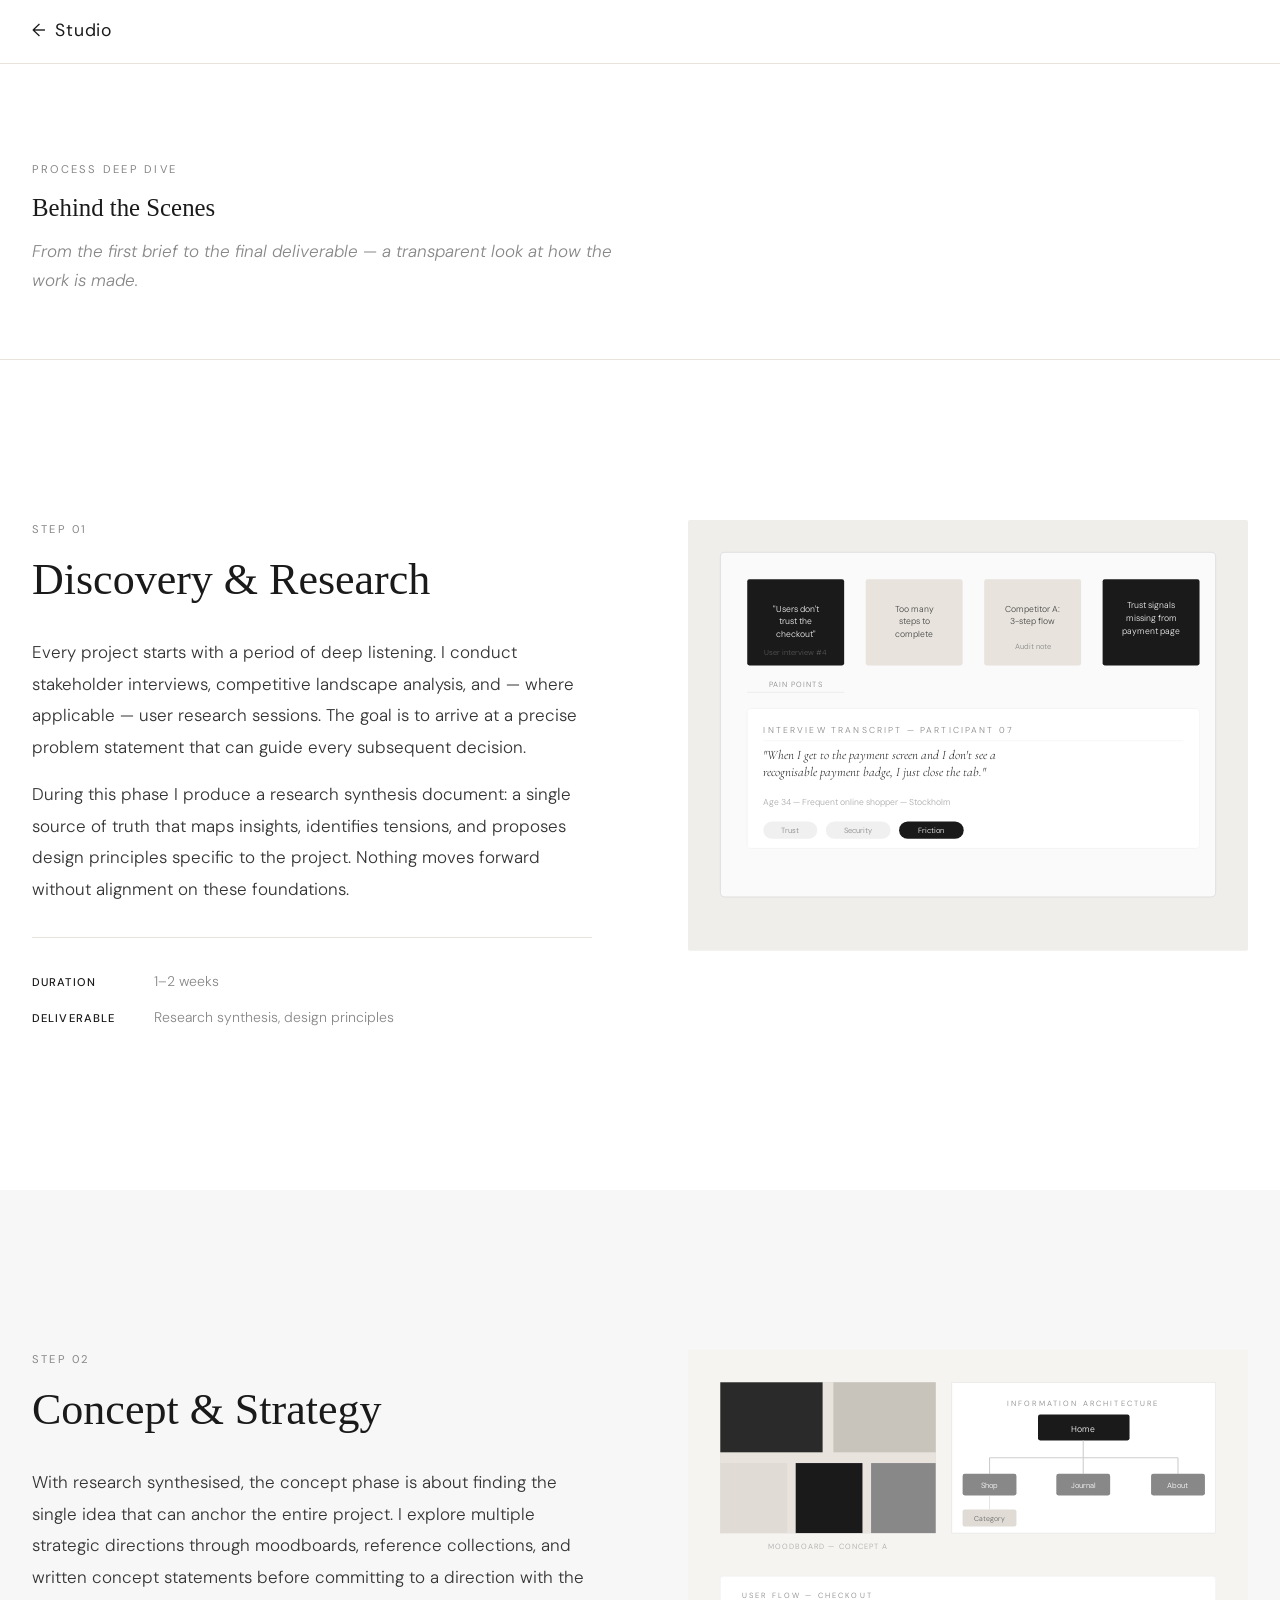
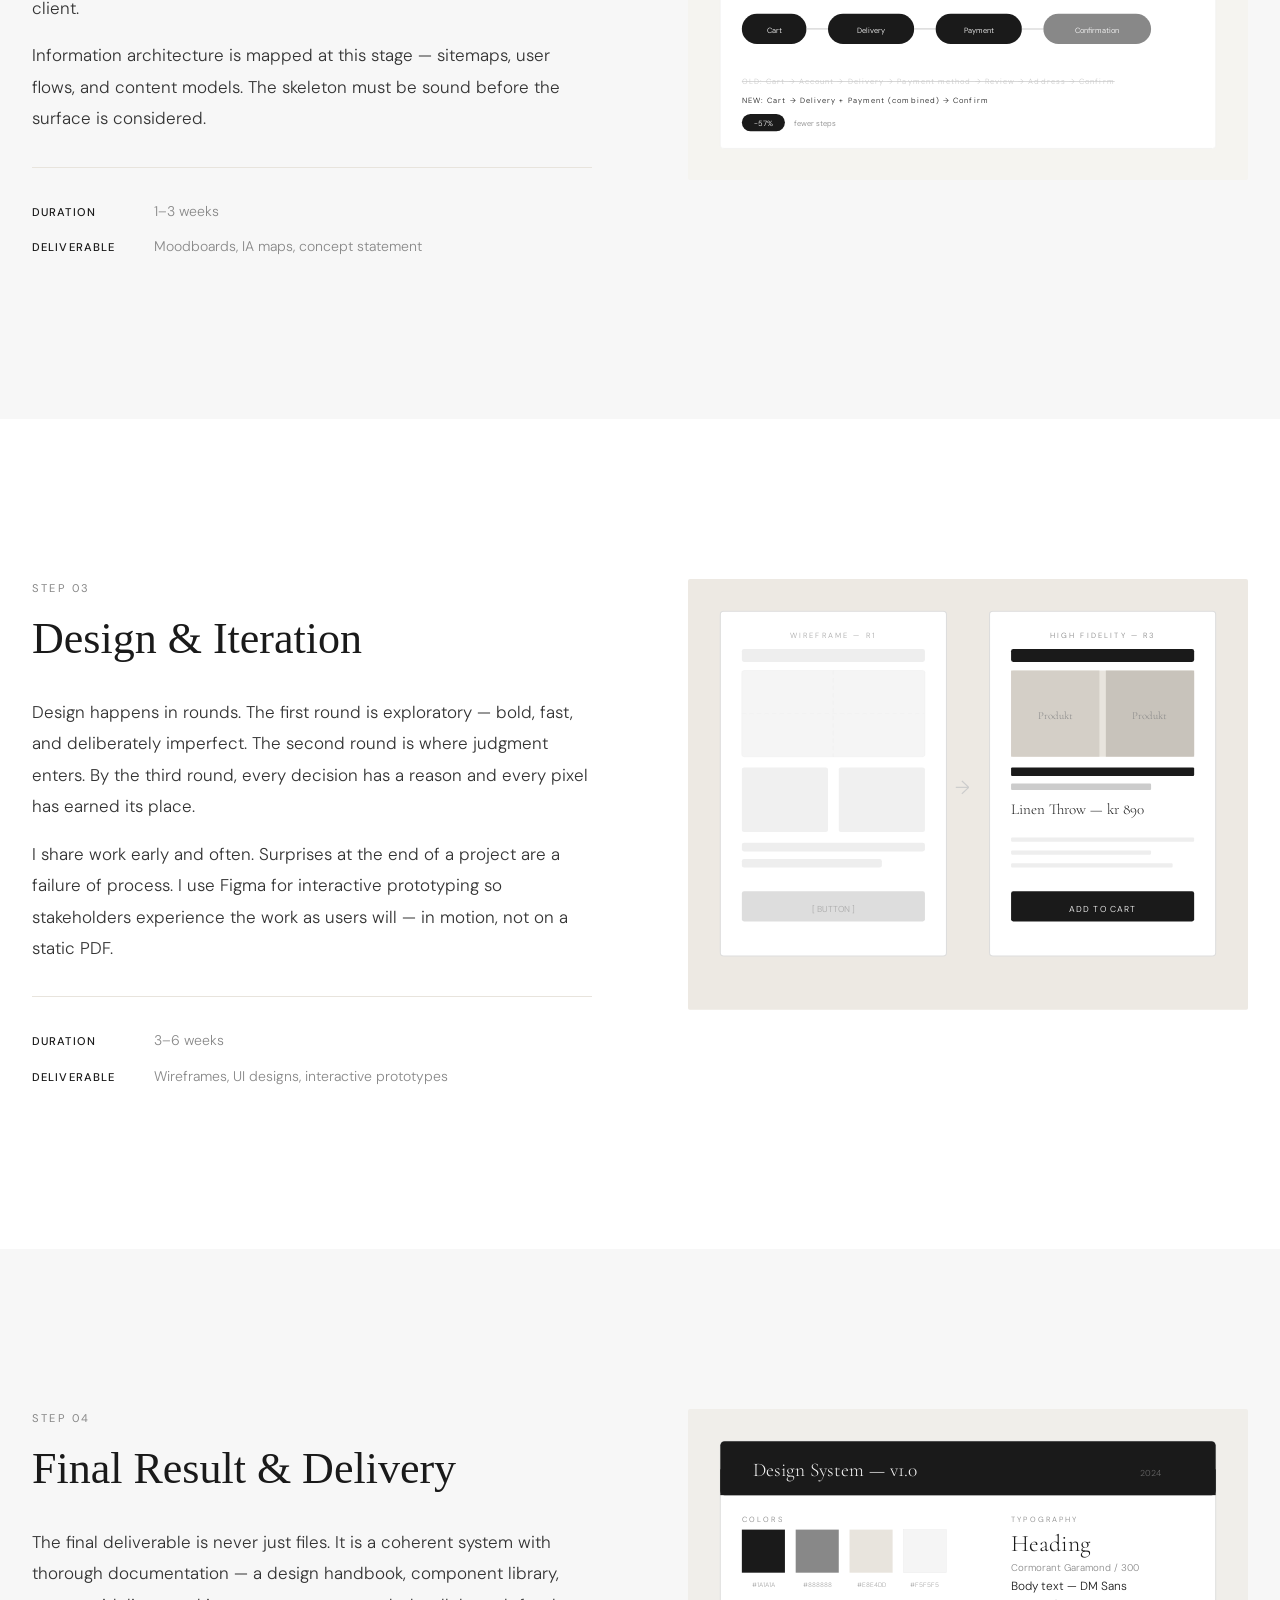
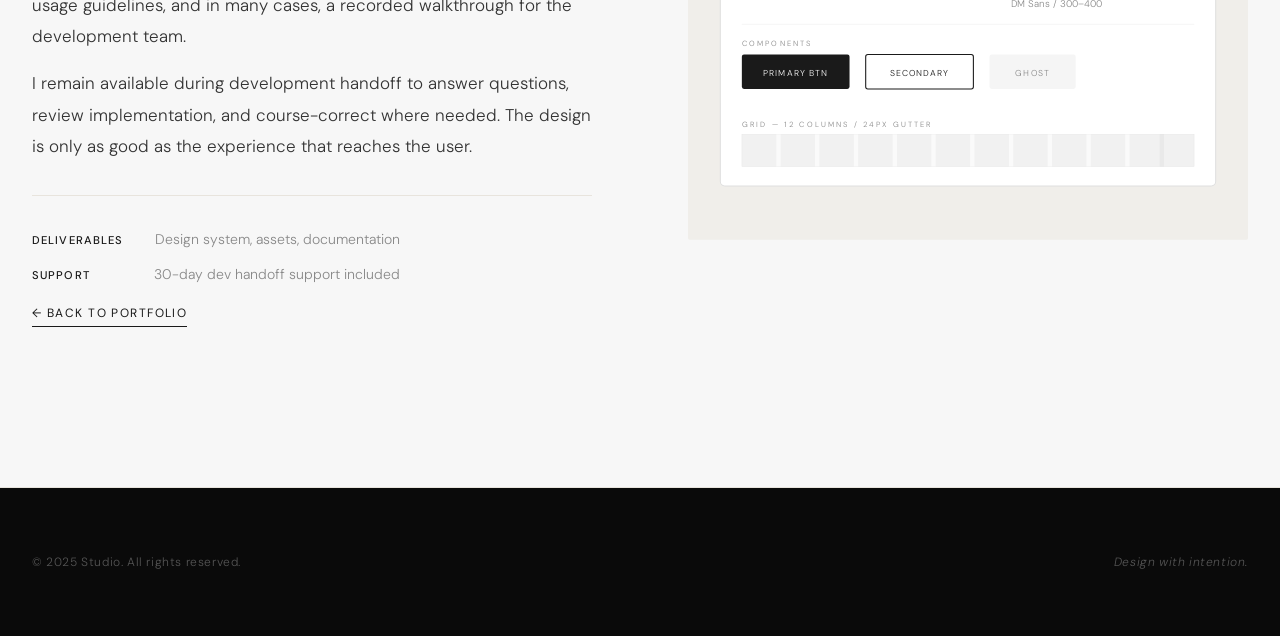
<file: behind-the-scenes.html>
<!DOCTYPE html>
<html lang="en">
<head>
  <meta charset="UTF-8" />
  <meta name="viewport" content="width=device-width, initial-scale=1.0" />
  <title>Behind the Scenes — Studio</title>
  <meta name="description" content="A look behind the scenes at the design process." />
  <link rel="stylesheet" href="style.css" />
  <link rel="preconnect" href="https://fonts.googleapis.com" />
  <link rel="preconnect" href="https://fonts.gstatic.com" crossorigin />
  <link href="https://fonts.googleapis.com/css2?family=Cormorant+Garamond:ital,wght@0,300;0,400;0,500;1,300;1,400&family=DM+Sans:wght@300;400;500&display=swap" rel="stylesheet" />
</head>
<body class="bts-page">

  <!-- ===================== BTS HEADER ===================== -->
  <header class="site-header bts-header" role="banner">
    <nav class="nav" aria-label="Behind the scenes navigation">
      <a href="#" id="back-btn" class="nav-logo bts-back" aria-label="Back to portfolio">
        <span aria-hidden="true">←</span> Studio
      </a>
      <span class="bts-breadcrumb-label" id="bts-project-name" aria-live="polite"></span>
    </nav>
  </header>

  <main id="main-content" class="bts-main">

    <!-- Page title injected by JS -->
    <div class="bts-hero">
      <div class="section-container">
        <span class="section-label">Process Deep Dive</span>
        <h1 class="bts-title" id="bts-title">Behind the Scenes</h1>
        <p class="bts-subtitle">From the first brief to the final deliverable — a transparent look at how the work is made.</p>
      </div>
    </div>

    <!-- ===================== STEP 1 ===================== -->
    <section class="bts-step" id="step-1" aria-label="Step 1: Discovery and Research">
      <div class="bts-step-inner">
        <div class="bts-step-text">
          <span class="bts-step-num">Step 01</span>
          <h2 class="bts-step-title">Discovery &amp; Research</h2>
          <p class="bts-step-body">
            Every project starts with a period of deep listening. I conduct stakeholder interviews, competitive landscape analysis, and — where applicable — user research sessions. The goal is to arrive at a precise problem statement that can guide every subsequent decision.
          </p>
          <p class="bts-step-body">
            During this phase I produce a research synthesis document: a single source of truth that maps insights, identifies tensions, and proposes design principles specific to the project. Nothing moves forward without alignment on these foundations.
          </p>
          <div class="bts-step-meta">
            <div class="bts-meta-item">
              <span class="bts-meta-label">Duration</span>
              <span class="bts-meta-value">1–2 weeks</span>
            </div>
            <div class="bts-meta-item">
              <span class="bts-meta-label">Deliverable</span>
              <span class="bts-meta-value">Research synthesis, design principles</span>
            </div>
          </div>
        </div>
        <div class="bts-step-media">
          <svg viewBox="0 0 520 400" xmlns="http://www.w3.org/2000/svg" role="img" aria-label="Research and discovery: sticky notes and interview notes on a whiteboard">
            <rect width="520" height="400" fill="#f0eeea"/>
            <!-- Whiteboard / wall -->
            <rect x="30" y="30" width="460" height="320" rx="4" fill="#fafafa" stroke="#e0e0e0" stroke-width="1"/>
            <!-- Sticky notes -->
            <rect x="55" y="55" width="90" height="80" rx="2" fill="#1a1a1a"/>
            <text x="100" y="85" text-anchor="middle" font-family="'DM Sans', sans-serif" font-size="8" fill="#f5f5f5">"Users don't</text>
            <text x="100" y="97" text-anchor="middle" font-family="'DM Sans', sans-serif" font-size="8" fill="#f5f5f5">trust the</text>
            <text x="100" y="109" text-anchor="middle" font-family="'DM Sans', sans-serif" font-size="8" fill="#f5f5f5">checkout"</text>
            <text x="100" y="125" text-anchor="middle" font-family="'DM Sans', sans-serif" font-size="7" fill="#555">User interview #4</text>

            <rect x="165" y="55" width="90" height="80" rx="2" fill="#e8e4dd"/>
            <text x="210" y="85" text-anchor="middle" font-family="'DM Sans', sans-serif" font-size="8" fill="#444">Too many</text>
            <text x="210" y="97" text-anchor="middle" font-family="'DM Sans', sans-serif" font-size="8" fill="#444">steps to</text>
            <text x="210" y="109" text-anchor="middle" font-family="'DM Sans', sans-serif" font-size="8" fill="#444">complete</text>

            <rect x="275" y="55" width="90" height="80" rx="2" fill="#e8e4dd"/>
            <text x="320" y="85" text-anchor="middle" font-family="'DM Sans', sans-serif" font-size="8" fill="#444">Competitor A:</text>
            <text x="320" y="97" text-anchor="middle" font-family="'DM Sans', sans-serif" font-size="8" fill="#444">3-step flow</text>
            <text x="320" y="120" text-anchor="middle" font-family="'DM Sans', sans-serif" font-size="7" fill="#888">Audit note</text>

            <rect x="385" y="55" width="90" height="80" rx="2" fill="#1a1a1a"/>
            <text x="430" y="82" text-anchor="middle" font-family="'DM Sans', sans-serif" font-size="8" fill="#f5f5f5">Trust signals</text>
            <text x="430" y="94" text-anchor="middle" font-family="'DM Sans', sans-serif" font-size="8" fill="#f5f5f5">missing from</text>
            <text x="430" y="106" text-anchor="middle" font-family="'DM Sans', sans-serif" font-size="8" fill="#f5f5f5">payment page</text>

            <!-- Cluster label -->
            <text x="100" y="155" text-anchor="middle" font-family="'DM Sans', sans-serif" font-size="7" fill="#888" letter-spacing="1">PAIN POINTS</text>
            <line x1="55" y1="160" x2="145" y2="160" stroke="#ddd" stroke-width="0.5"/>

            <!-- Interview transcript snippet -->
            <rect x="55" y="175" width="420" height="130" rx="3" fill="#fff" stroke="#eee" stroke-width="0.5"/>
            <text x="70" y="198" font-family="'DM Sans', sans-serif" font-size="8" fill="#888" letter-spacing="2">INTERVIEW TRANSCRIPT — PARTICIPANT 07</text>
            <line x1="70" y1="205" x2="460" y2="205" stroke="#eee" stroke-width="0.5"/>
            <text x="70" y="222" font-family="'Cormorant Garamond', serif" font-size="12" fill="#1a1a1a" font-style="italic">"When I get to the payment screen and I don't see a</text>
            <text x="70" y="238" font-family="'Cormorant Garamond', serif" font-size="12" fill="#1a1a1a" font-style="italic">recognisable payment badge, I just close the tab."</text>
            <text x="70" y="265" font-family="'DM Sans', sans-serif" font-size="8" fill="#aaa">Age 34 — Frequent online shopper — Stockholm</text>
            <rect x="70" y="280" width="50" height="16" rx="8" fill="#f0f0f0"/>
            <text x="95" y="291" text-anchor="middle" font-family="'DM Sans', sans-serif" font-size="7" fill="#888">Trust</text>
            <rect x="128" y="280" width="60" height="16" rx="8" fill="#f0f0f0"/>
            <text x="158" y="291" text-anchor="middle" font-family="'DM Sans', sans-serif" font-size="7" fill="#888">Security</text>
            <rect x="196" y="280" width="60" height="16" rx="8" fill="#1a1a1a"/>
            <text x="226" y="291" text-anchor="middle" font-family="'DM Sans', sans-serif" font-size="7" fill="#fff">Friction</text>
          </svg>
        </div>
      </div>
    </section>

    <!-- ===================== STEP 2 ===================== -->
    <section class="bts-step bts-step--alt" id="step-2" aria-label="Step 2: Concept and Strategy">
      <div class="bts-step-inner">
        <div class="bts-step-text">
          <span class="bts-step-num">Step 02</span>
          <h2 class="bts-step-title">Concept &amp; Strategy</h2>
          <p class="bts-step-body">
            With research synthesised, the concept phase is about finding the single idea that can anchor the entire project. I explore multiple strategic directions through moodboards, reference collections, and written concept statements before committing to a direction with the client.
          </p>
          <p class="bts-step-body">
            Information architecture is mapped at this stage — sitemaps, user flows, and content models. The skeleton must be sound before the surface is considered.
          </p>
          <div class="bts-step-meta">
            <div class="bts-meta-item">
              <span class="bts-meta-label">Duration</span>
              <span class="bts-meta-value">1–3 weeks</span>
            </div>
            <div class="bts-meta-item">
              <span class="bts-meta-label">Deliverable</span>
              <span class="bts-meta-value">Moodboards, IA maps, concept statement</span>
            </div>
          </div>
        </div>
        <div class="bts-step-media">
          <svg viewBox="0 0 520 400" xmlns="http://www.w3.org/2000/svg" role="img" aria-label="Concept development: moodboard and information architecture diagram">
            <rect width="520" height="400" fill="#f5f4f0"/>
            <!-- Moodboard grid -->
            <rect x="30" y="30" width="200" height="140" fill="#e8e4dd"/>
            <rect x="30" y="30" width="200" height="140" fill="none" stroke="#ddd" stroke-width="0.5"/>
            <rect x="30" y="30" width="95" height="65" fill="#2a2a2a"/>
            <rect x="135" y="30" width="95" height="65" fill="#c8c3bb"/>
            <rect x="30" y="105" width="62" height="65" fill="#e0dbd5"/>
            <rect x="100" y="105" width="62" height="65" fill="#1a1a1a"/>
            <rect x="170" y="105" width="60" height="65" fill="#888"/>
            <text x="130" y="185" text-anchor="middle" font-family="'DM Sans', sans-serif" font-size="7" fill="#aaa" letter-spacing="1">MOODBOARD — CONCEPT A</text>

            <rect x="245" y="30" width="245" height="140" fill="#fff" stroke="#e0e0e0" stroke-width="0.5"/>
            <!-- IA diagram -->
            <text x="367" y="52" text-anchor="middle" font-family="'DM Sans', sans-serif" font-size="7" fill="#888" letter-spacing="2">INFORMATION ARCHITECTURE</text>
            <rect x="325" y="60" width="85" height="24" rx="2" fill="#1a1a1a"/>
            <text x="367" y="76" text-anchor="middle" font-family="'DM Sans', sans-serif" font-size="8" fill="#fff">Home</text>
            <!-- Branches -->
            <line x1="367" y1="84" x2="367" y2="100" stroke="#ccc" stroke-width="1"/>
            <line x1="280" y1="100" x2="455" y2="100" stroke="#ccc" stroke-width="1"/>
            <line x1="280" y1="100" x2="280" y2="115" stroke="#ccc" stroke-width="1"/>
            <line x1="367" y1="100" x2="367" y2="115" stroke="#ccc" stroke-width="1"/>
            <line x1="455" y1="100" x2="455" y2="115" stroke="#ccc" stroke-width="1"/>
            <rect x="255" y="115" width="50" height="20" rx="2" fill="#888"/>
            <text x="280" y="128" text-anchor="middle" font-family="'DM Sans', sans-serif" font-size="7" fill="#fff">Shop</text>
            <rect x="342" y="115" width="50" height="20" rx="2" fill="#888"/>
            <text x="367" y="128" text-anchor="middle" font-family="'DM Sans', sans-serif" font-size="7" fill="#fff">Journal</text>
            <rect x="430" y="115" width="50" height="20" rx="2" fill="#888"/>
            <text x="455" y="128" text-anchor="middle" font-family="'DM Sans', sans-serif" font-size="7" fill="#fff">About</text>
            <!-- Sub-nodes -->
            <line x1="280" y1="135" x2="280" y2="148" stroke="#ccc" stroke-width="0.5"/>
            <rect x="255" y="148" width="50" height="16" rx="2" fill="#e0dbd5"/>
            <text x="280" y="159" text-anchor="middle" font-family="'DM Sans', sans-serif" font-size="6.5" fill="#666">Category</text>

            <!-- User flow -->
            <rect x="30" y="210" width="460" height="160" rx="3" fill="#fff" stroke="#eee" stroke-width="0.5"/>
            <text x="50" y="230" font-family="'DM Sans', sans-serif" font-size="7" fill="#888" letter-spacing="2">USER FLOW — CHECKOUT</text>
            <!-- Flow nodes -->
            <rect x="50" y="245" width="60" height="28" rx="14" fill="#1a1a1a"/>
            <text x="80" y="263" text-anchor="middle" font-family="'DM Sans', sans-serif" font-size="7" fill="#fff">Cart</text>
            <line x1="110" y1="259" x2="130" y2="259" stroke="#ccc" stroke-width="1" marker-end="url(#arrow)"/>
            <rect x="130" y="245" width="80" height="28" rx="14" fill="#1a1a1a"/>
            <text x="170" y="263" text-anchor="middle" font-family="'DM Sans', sans-serif" font-size="7" fill="#fff">Delivery</text>
            <line x1="210" y1="259" x2="230" y2="259" stroke="#ccc" stroke-width="1"/>
            <rect x="230" y="245" width="80" height="28" rx="14" fill="#1a1a1a"/>
            <text x="270" y="263" text-anchor="middle" font-family="'DM Sans', sans-serif" font-size="7" fill="#fff">Payment</text>
            <line x1="310" y1="259" x2="330" y2="259" stroke="#ccc" stroke-width="1"/>
            <rect x="330" y="245" width="100" height="28" rx="14" fill="#888"/>
            <text x="380" y="263" text-anchor="middle" font-family="'DM Sans', sans-serif" font-size="7" fill="#fff">Confirmation</text>
            <!-- Old flow struck through -->
            <text x="50" y="310" font-family="'DM Sans', sans-serif" font-size="7" fill="#ccc" letter-spacing="1" text-decoration="line-through">OLD: Cart → Account → Delivery → Payment method → Review → Address → Confirm</text>
            <text x="50" y="328" font-family="'DM Sans', sans-serif" font-size="7" fill="#1a1a1a" letter-spacing="1">NEW: Cart → Delivery + Payment (combined) → Confirm</text>
            <rect x="50" y="338" width="40" height="16" rx="8" fill="#1a1a1a"/>
            <text x="70" y="349" text-anchor="middle" font-family="'DM Sans', sans-serif" font-size="7" fill="#fff">−57%</text>
            <text x="98" y="349" font-family="'DM Sans', sans-serif" font-size="7" fill="#888">fewer steps</text>
          </svg>
        </div>
      </div>
    </section>

    <!-- ===================== STEP 3 ===================== -->
    <section class="bts-step" id="step-3" aria-label="Step 3: Design and Iteration">
      <div class="bts-step-inner">
        <div class="bts-step-text">
          <span class="bts-step-num">Step 03</span>
          <h2 class="bts-step-title">Design &amp; Iteration</h2>
          <p class="bts-step-body">
            Design happens in rounds. The first round is exploratory — bold, fast, and deliberately imperfect. The second round is where judgment enters. By the third round, every decision has a reason and every pixel has earned its place.
          </p>
          <p class="bts-step-body">
            I share work early and often. Surprises at the end of a project are a failure of process. I use Figma for interactive prototyping so stakeholders experience the work as users will — in motion, not on a static PDF.
          </p>
          <div class="bts-step-meta">
            <div class="bts-meta-item">
              <span class="bts-meta-label">Duration</span>
              <span class="bts-meta-value">3–6 weeks</span>
            </div>
            <div class="bts-meta-item">
              <span class="bts-meta-label">Deliverable</span>
              <span class="bts-meta-value">Wireframes, UI designs, interactive prototypes</span>
            </div>
          </div>
        </div>
        <div class="bts-step-media">
          <svg viewBox="0 0 520 400" xmlns="http://www.w3.org/2000/svg" role="img" aria-label="Design iteration: wireframes and high fidelity UI screens side by side">
            <rect width="520" height="400" fill="#ede9e3"/>
            <!-- Wireframe panel -->
            <rect x="30" y="30" width="210" height="320" rx="3" fill="#fff" stroke="#ddd" stroke-width="1"/>
            <text x="135" y="55" text-anchor="middle" font-family="'DM Sans', sans-serif" font-size="7" fill="#aaa" letter-spacing="2">WIREFRAME — R1</text>
            <rect x="50" y="65" width="170" height="12" rx="2" fill="#eee"/>
            <rect x="50" y="85" width="170" height="80" rx="2" fill="#f5f5f5" stroke="#eee" stroke-width="0.5"/>
            <line x1="50" y1="125" x2="220" y2="125" stroke="#eee" stroke-width="0.5" stroke-dasharray="4,3"/>
            <line x1="135" y1="85" x2="135" y2="165" stroke="#eee" stroke-width="0.5" stroke-dasharray="4,3"/>
            <rect x="50" y="175" width="80" height="60" rx="2" fill="#f0f0f0"/>
            <rect x="140" y="175" width="80" height="60" rx="2" fill="#f0f0f0"/>
            <rect x="50" y="245" width="170" height="8" rx="2" fill="#eee"/>
            <rect x="50" y="260" width="130" height="8" rx="2" fill="#eee"/>
            <rect x="50" y="290" width="170" height="28" rx="2" fill="#ddd"/>
            <text x="135" y="309" text-anchor="middle" font-family="'DM Sans', sans-serif" font-size="8" fill="#aaa">[ BUTTON ]</text>

            <!-- Arrow -->
            <text x="255" y="200" text-anchor="middle" font-family="'DM Sans', sans-serif" font-size="18" fill="#ccc">→</text>

            <!-- Hi-fi panel -->
            <rect x="280" y="30" width="210" height="320" rx="3" fill="#fff" stroke="#ddd" stroke-width="1"/>
            <text x="385" y="55" text-anchor="middle" font-family="'DM Sans', sans-serif" font-size="7" fill="#888" letter-spacing="2">HIGH FIDELITY — R3</text>
            <rect x="300" y="65" width="170" height="12" rx="2" fill="#1a1a1a"/>
            <rect x="300" y="85" width="170" height="80" rx="2" fill="#e8e4dd"/>
            <!-- Product image placeholder with composition -->
            <rect x="300" y="85" width="82" height="80" fill="#d4cfc7"/>
            <rect x="388" y="85" width="82" height="80" fill="#c8c3bb"/>
            <text x="341" y="130" text-anchor="middle" font-family="'Cormorant Garamond', serif" font-size="10" fill="#888">Produkt</text>
            <text x="429" y="130" text-anchor="middle" font-family="'Cormorant Garamond', serif" font-size="10" fill="#888">Produkt</text>
            <rect x="300" y="175" width="170" height="8" rx="1" fill="#1a1a1a"/>
            <rect x="300" y="190" width="130" height="6" rx="1" fill="#ccc"/>
            <text x="300" y="218" font-family="'Cormorant Garamond', serif" font-size="14" fill="#1a1a1a">Linen Throw — kr 890</text>
            <rect x="300" y="240" width="170" height="4" rx="1" fill="#eee"/>
            <rect x="300" y="252" width="130" height="4" rx="1" fill="#eee"/>
            <rect x="300" y="264" width="150" height="4" rx="1" fill="#eee"/>
            <rect x="300" y="290" width="170" height="28" rx="2" fill="#1a1a1a"/>
            <text x="385" y="309" text-anchor="middle" font-family="'DM Sans', sans-serif" font-size="8" fill="#fff" letter-spacing="1">ADD TO CART</text>
          </svg>
        </div>
      </div>
    </section>

    <!-- ===================== STEP 4 ===================== -->
    <section class="bts-step bts-step--alt bts-step--final" id="step-4" aria-label="Step 4: Final result and delivery">
      <div class="bts-step-inner">
        <div class="bts-step-text">
          <span class="bts-step-num">Step 04</span>
          <h2 class="bts-step-title">Final Result &amp; Delivery</h2>
          <p class="bts-step-body">
            The final deliverable is never just files. It is a coherent system with thorough documentation — a design handbook, component library, usage guidelines, and in many cases, a recorded walkthrough for the development team.
          </p>
          <p class="bts-step-body">
            I remain available during development handoff to answer questions, review implementation, and course-correct where needed. The design is only as good as the experience that reaches the user.
          </p>
          <div class="bts-step-meta">
            <div class="bts-meta-item">
              <span class="bts-meta-label">Deliverables</span>
              <span class="bts-meta-value">Design system, assets, documentation</span>
            </div>
            <div class="bts-meta-item">
              <span class="bts-meta-label">Support</span>
              <span class="bts-meta-value">30-day dev handoff support included</span>
            </div>
          </div>
          <a href="#" id="back-btn-bottom" class="btn-bts" aria-label="Return to portfolio">
            ← Back to Portfolio
          </a>
        </div>
        <div class="bts-step-media">
          <svg viewBox="0 0 520 400" xmlns="http://www.w3.org/2000/svg" role="img" aria-label="Final design system documentation and delivered assets">
            <rect width="520" height="400" fill="#f0eeea"/>
            <!-- Design system doc -->
            <rect x="30" y="30" width="460" height="320" rx="4" fill="#fff" stroke="#e0e0e0" stroke-width="1"/>
            <rect x="30" y="30" width="460" height="50" fill="#1a1a1a" rx="4"/>
            <rect x="30" y="56" width="460" height="24" fill="#1a1a1a"/>
            <text x="60" y="62" font-family="'Cormorant Garamond', serif" font-size="18" fill="#f5f5f5" font-weight="300">Design System — v1.0</text>
            <text x="420" y="62" font-family="'DM Sans', sans-serif" font-size="8" fill="#666">2024</text>

            <!-- Color section -->
            <text x="50" y="105" font-family="'DM Sans', sans-serif" font-size="7" fill="#888" letter-spacing="2">COLORS</text>
            <rect x="50" y="112" width="40" height="40" fill="#1a1a1a"/>
            <text x="70" y="165" text-anchor="middle" font-family="'DM Sans', sans-serif" font-size="6" fill="#aaa">#1A1A1A</text>
            <rect x="100" y="112" width="40" height="40" fill="#888"/>
            <text x="120" y="165" text-anchor="middle" font-family="'DM Sans', sans-serif" font-size="6" fill="#aaa">#888888</text>
            <rect x="150" y="112" width="40" height="40" fill="#e8e4dd"/>
            <text x="170" y="165" text-anchor="middle" font-family="'DM Sans', sans-serif" font-size="6" fill="#aaa">#E8E4DD</text>
            <rect x="200" y="112" width="40" height="40" fill="#f5f5f5" stroke="#eee" stroke-width="0.5"/>
            <text x="220" y="165" text-anchor="middle" font-family="'DM Sans', sans-serif" font-size="6" fill="#aaa">#F5F5F5</text>

            <!-- Typography section -->
            <text x="300" y="105" font-family="'DM Sans', sans-serif" font-size="7" fill="#888" letter-spacing="2">TYPOGRAPHY</text>
            <text x="300" y="132" font-family="'Cormorant Garamond', serif" font-size="22" fill="#1a1a1a" font-weight="300">Heading</text>
            <text x="300" y="150" font-family="'DM Sans', sans-serif" font-size="9" fill="#888">Cormorant Garamond / 300</text>
            <text x="300" y="168" font-family="'DM Sans', sans-serif" font-size="11" fill="#1a1a1a">Body text — DM Sans</text>
            <text x="300" y="184" font-family="'DM Sans', sans-serif" font-size="9" fill="#888">DM Sans / 300–400</text>

            <!-- Components -->
            <line x1="50" y1="200" x2="470" y2="200" stroke="#eee" stroke-width="0.5"/>
            <text x="50" y="220" font-family="'DM Sans', sans-serif" font-size="7" fill="#888" letter-spacing="2">COMPONENTS</text>
            <rect x="50" y="228" width="100" height="32" rx="2" fill="#1a1a1a"/>
            <text x="100" y="248" text-anchor="middle" font-family="'DM Sans', sans-serif" font-size="8" fill="#fff" letter-spacing="1">PRIMARY BTN</text>
            <rect x="165" y="228" width="100" height="32" rx="2" fill="#fff" stroke="#1a1a1a" stroke-width="1"/>
            <text x="215" y="248" text-anchor="middle" font-family="'DM Sans', sans-serif" font-size="8" fill="#1a1a1a" letter-spacing="1">SECONDARY</text>
            <rect x="280" y="228" width="80" height="32" rx="2" fill="#f5f5f5"/>
            <text x="320" y="248" text-anchor="middle" font-family="'DM Sans', sans-serif" font-size="8" fill="#888" letter-spacing="1">GHOST</text>

            <!-- Grid spec -->
            <text x="50" y="295" font-family="'DM Sans', sans-serif" font-size="7" fill="#888" letter-spacing="2">GRID — 12 COLUMNS / 24PX GUTTER</text>
            <rect x="50" y="302" width="420" height="30" fill="#fafafa" stroke="#eee" stroke-width="0.5"/>
            <!-- Column markers -->
            <rect x="50" y="302" width="32" height="30" fill="#1a1a1a" fill-opacity="0.04"/>
            <rect x="86" y="302" width="32" height="30" fill="#1a1a1a" fill-opacity="0.04"/>
            <rect x="122" y="302" width="32" height="30" fill="#1a1a1a" fill-opacity="0.04"/>
            <rect x="158" y="302" width="32" height="30" fill="#1a1a1a" fill-opacity="0.04"/>
            <rect x="194" y="302" width="32" height="30" fill="#1a1a1a" fill-opacity="0.04"/>
            <rect x="230" y="302" width="32" height="30" fill="#1a1a1a" fill-opacity="0.04"/>
            <rect x="266" y="302" width="32" height="30" fill="#1a1a1a" fill-opacity="0.04"/>
            <rect x="302" y="302" width="32" height="30" fill="#1a1a1a" fill-opacity="0.04"/>
            <rect x="338" y="302" width="32" height="30" fill="#1a1a1a" fill-opacity="0.04"/>
            <rect x="374" y="302" width="32" height="30" fill="#1a1a1a" fill-opacity="0.04"/>
            <rect x="410" y="302" width="32" height="30" fill="#1a1a1a" fill-opacity="0.04"/>
            <rect x="438" y="302" width="32" height="30" fill="#1a1a1a" fill-opacity="0.04"/>
          </svg>
        </div>
      </div>
    </section>

  </main>

  <!-- ===================== FOOTER ===================== -->
  <footer class="site-footer" role="contentinfo">
    <div class="footer-inner">
      <p class="footer-copy">© 2025 Studio. All rights reserved.</p>
      <p class="footer-tagline">Design with intention.</p>
    </div>
  </footer>

  <script src="script.js"></script>
</body>
</html>
</file>
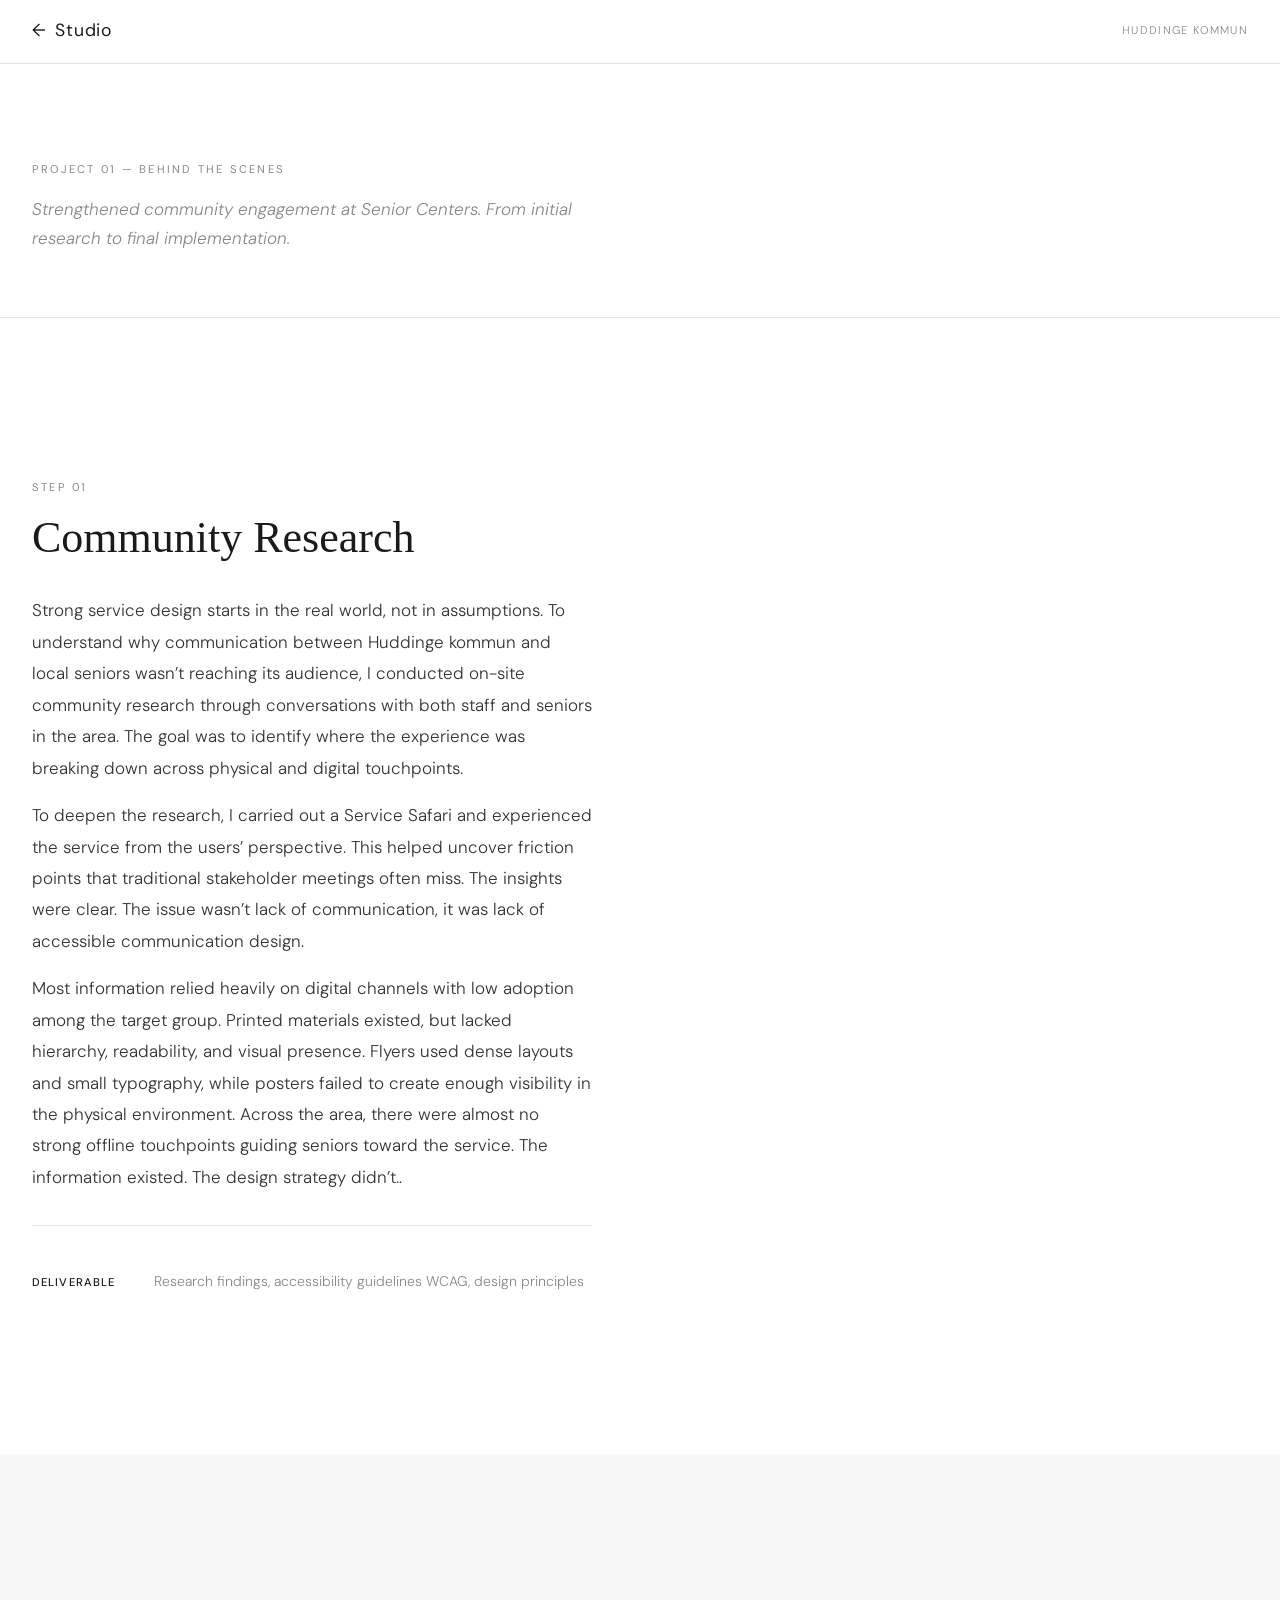
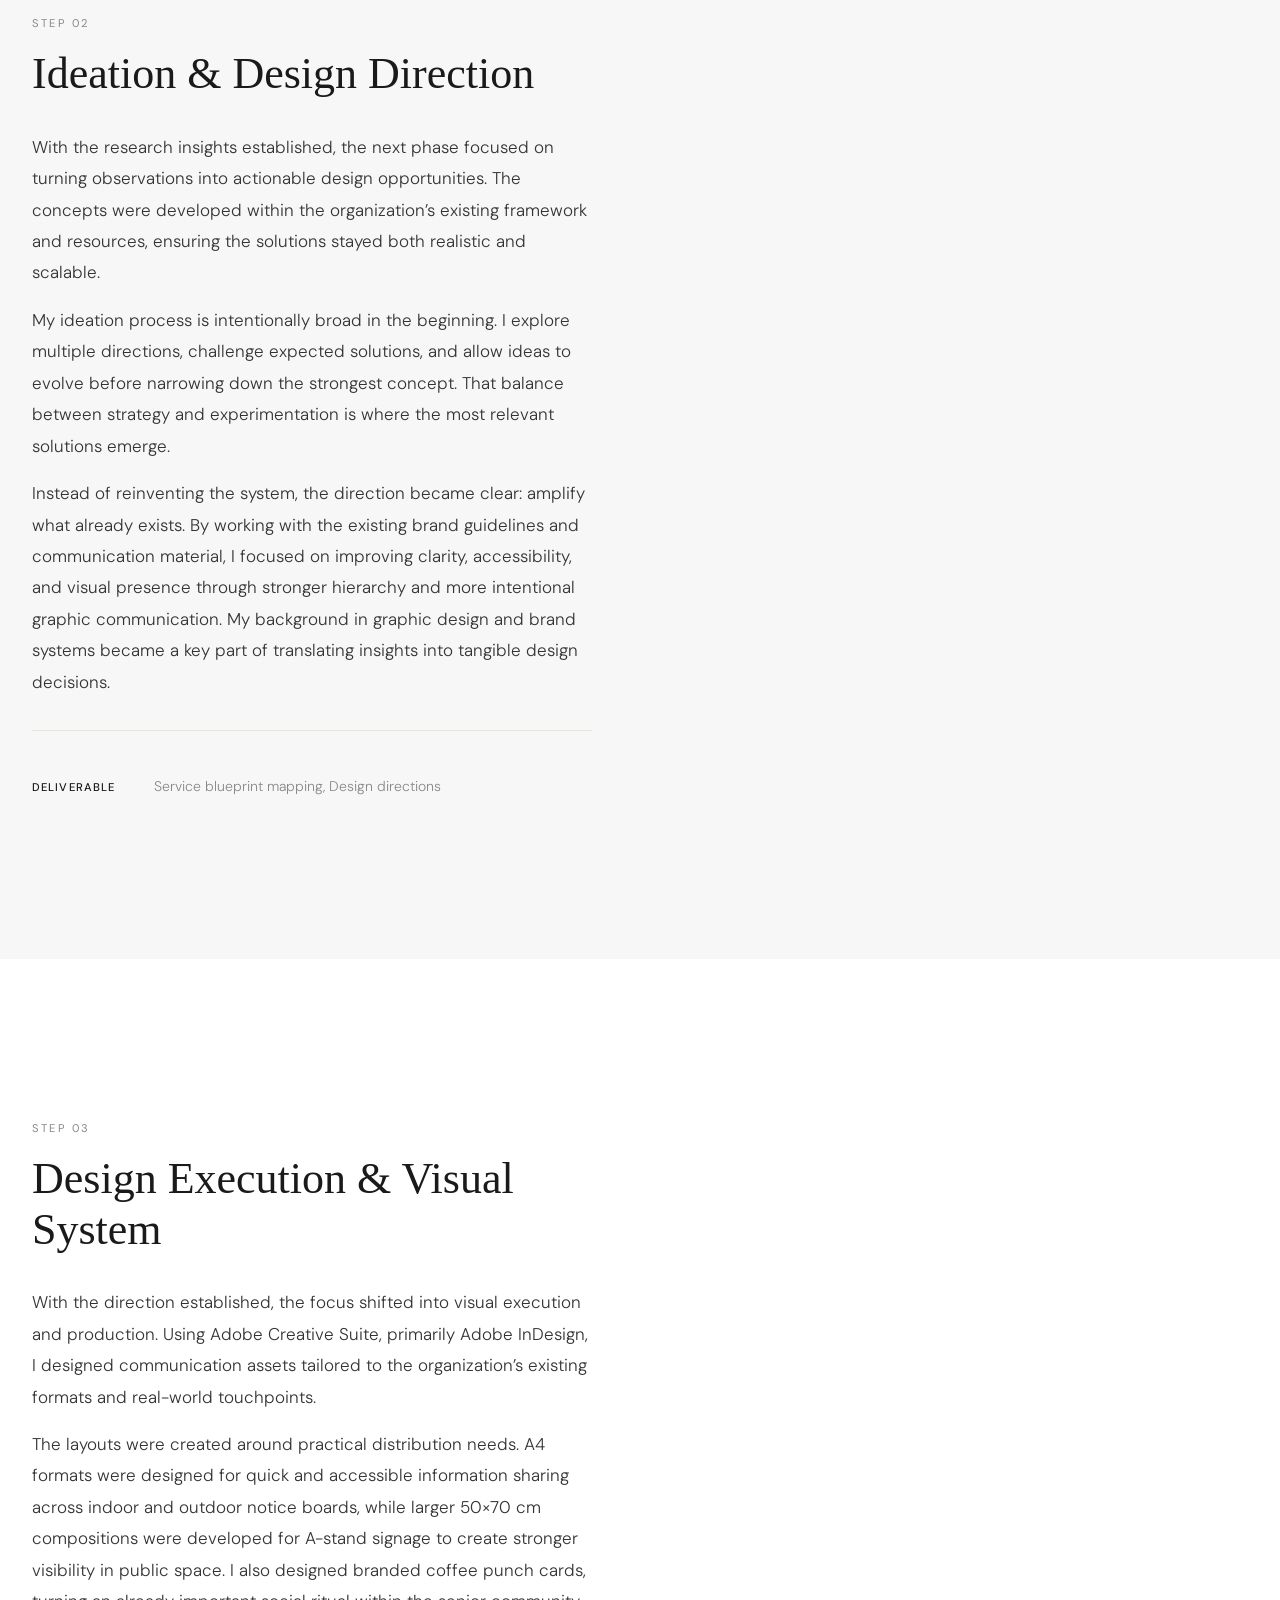
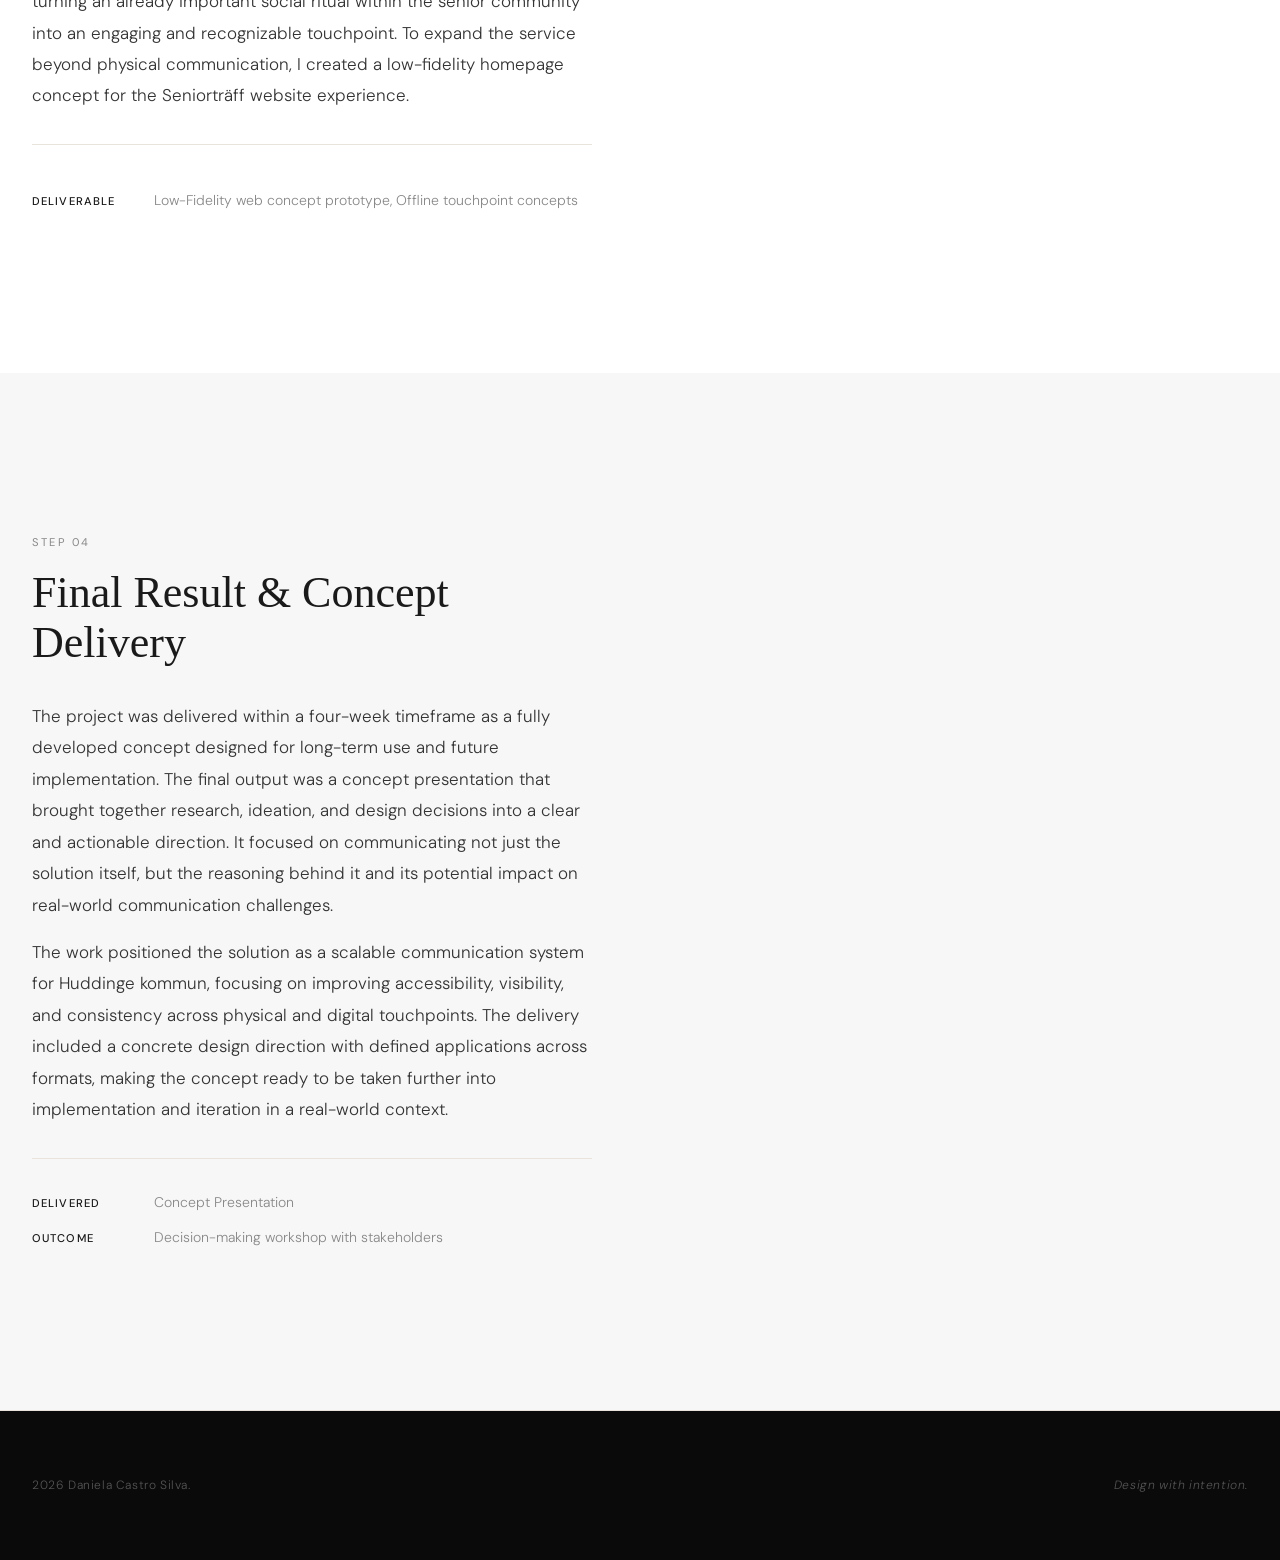
<file: project1.html>
<!DOCTYPE html>
<html lang="en">
<head>
  <meta charset="UTF-8" />
  <meta name="viewport" content="width=device-width, initial-scale=1.0" />
  <title>Behind the Scenes — Huddinge kommun</title>
  <meta name="description" content="A deep dive into the process behind the Forma Identity System: brand research, concept development, design refinement, and final delivery." />
  <link rel="stylesheet" href="style.css" />
  <link rel="preconnect" href="https://fonts.googleapis.com" />
  <link rel="preconnect" href="https://fonts.gstatic.com" crossorigin />
  <link href="https://fonts.googleapis.com/css2?family=Cormorant+Garamond:ital,wght@0,300;0,400;0,500;1,300;1,400&family=DM+Sans:wght@300;400;500&display=swap" rel="stylesheet" />
</head>
<body class="bts-page">

  <!-- HEADER -->
  <header class="site-header bts-header" role="banner">
    <nav class="nav" aria-label="Project navigation">
      <a href="index.html" id="back-btn" class="nav-logo bts-back" aria-label="Back to portfolio">
        <span aria-hidden="true">←</span> Studio
      </a>
      <span class="bts-breadcrumb-label">Huddinge kommun</span>
    </nav>
  </header>

  <main id="main-content" class="bts-main">

    <!-- PAGE HERO -->
    <div class="bts-hero">
      <div class="section-container">
        <span class="section-label">Project 01 — Behind the Scenes</span>
        <h1> </h1>
        <p class="bts-subtitle">Strengthened community engagement at Senior Centers. From initial research to final implementation.</p>
      </div>
    </div>

    <!-- STEP 1: Research -->
    <section class="bts-step" id="step-1" aria-label="Step 1: Brand Research">
      <div class="bts-step-inner">
        <div class="bts-step-text">
          <span class="bts-step-num">Step 01</span>
          <h2 class="bts-step-title">Community Research</h2>
          <p class="bts-step-body">
            Strong service design starts in the real world, not in assumptions.

To understand why communication between Huddinge kommun and local seniors wasn’t reaching its audience, I conducted on-site community research through conversations with both staff and seniors in the area. The goal was to identify where the experience was breaking down across physical and digital touchpoints.
          </p>
          <p class="bts-step-body">
            To deepen the research, I carried out a Service Safari and experienced the service from the users’ perspective. This helped uncover friction points that traditional stakeholder meetings often miss.

The insights were clear. The issue wasn’t lack of communication, it was lack of accessible communication design.
          <p class="bts-step-body">
           Most information relied heavily on digital channels with low adoption among the target group. Printed materials existed, but lacked hierarchy, readability, and visual presence. Flyers used dense layouts and small typography, while posters failed to create enough visibility in the physical environment. Across the area, there were almost no strong offline touchpoints guiding seniors toward the service.

The information existed. The design strategy didn’t..
          </p>
          <div class="bts-step-meta">
            <div class="bts-meta-item">
            </div>
            <div class="bts-meta-item">
              <span class="bts-meta-label">Deliverable</span>
              <span class="bts-meta-value">Research findings, accessibility guidelines WCAG, design principles</span>
            </div>
          </div>
        </div>
        <div class="bts-step-media">
         
        </div>
      </div>
    </section>

    <!-- STEP 2: Ideation -->
    <section class="bts-step bts-step--alt" id="step-2" aria-label="Step 2: Concept Ideation">
      <div class="bts-step-inner">
        <div class="bts-step-text">
          <span class="bts-step-num">Step 02</span>
          <h2 class="bts-step-title">Ideation & Design Direction</h2>
          <p class="bts-step-body">
            With the research insights established, the next phase focused on turning observations into actionable design opportunities. The concepts were developed within the organization’s existing framework and resources, ensuring the solutions stayed both realistic and scalable.
          </p>
          <p class="bts-step-body">
            My ideation process is intentionally broad in the beginning. I explore multiple directions, challenge expected solutions, and allow ideas to evolve before narrowing down the strongest concept. That balance between strategy and experimentation is where the most relevant solutions emerge.
          </p>
          <p class="bts-step-body">
            Instead of reinventing the system, the direction became clear: amplify what already exists. By working with the existing brand guidelines and communication material, I focused on improving clarity, accessibility, and visual presence through stronger hierarchy and more intentional graphic communication. My background in graphic design and brand systems became a key part of translating insights into tangible design decisions.
          </p>
          <div class="bts-step-meta">
            <div class="bts-meta-item">
            </div>
            <div class="bts-meta-item">
              <span class="bts-meta-label">Deliverable</span>
              <span class="bts-meta-value">Service blueprint mapping, Design directions</span>
            </div>
          </div>
        </div>
        <div class="bts-step-media">
          
        </div>
      </div>
    </section>

    <!-- STEP 3: Design -->
    <section class="bts-step" id="step-3" aria-label="Step 3: Identity Design">
      <div class="bts-step-inner">
        <div class="bts-step-text">
          <span class="bts-step-num">Step 03</span>
          <h2 class="bts-step-title">Design Execution & Visual System</h2>
          <p class="bts-step-body">
            With the direction established, the focus shifted into visual execution and production. Using Adobe Creative Suite, primarily Adobe InDesign, I designed communication assets tailored to the organization’s existing formats and real-world touchpoints.
          </p>
          <p class="bts-step-body">
            The layouts were created around practical distribution needs. A4 formats were designed for quick and accessible information sharing across indoor and outdoor notice boards, while larger 50×70 cm compositions were developed for A-stand signage to create stronger visibility in public space. I also designed branded coffee punch cards, turning an already important social ritual within the senior community into an engaging and recognizable touchpoint.

To expand the service beyond physical communication, I created a low-fidelity homepage concept for the Seniorträff website experience.
          </p>
          <div class="bts-step-meta">
            <div class="bts-meta-item">
            </div>
            <div class="bts-meta-item">
              <span class="bts-meta-label">Deliverable</span>
              <span class="bts-meta-value">Low-Fidelity web concept prototype, Offline touchpoint concepts</span>
            </div>
          </div>
        </div>
        <div class="bts-step-media">
          
        </div>
      </div>
    </section>

    <!-- STEP 4: Final Result -->
    <section class="bts-step bts-step--alt bts-step--final" id="step-4" aria-label="Step 4: Final Result and Delivery">
      <div class="bts-step-inner">
        <div class="bts-step-text">
          <span class="bts-step-num">Step 04</span>
          <h2 class="bts-step-title">Final Result &amp; Concept Delivery</h2>
          <p class="bts-step-body">
            The project was delivered within a four-week timeframe as a fully developed concept designed for long-term use and future implementation.

The final output was a concept presentation that brought together research, ideation, and design decisions into a clear and actionable direction. It focused on communicating not just the solution itself, but the reasoning behind it and its potential impact on real-world communication challenges.
          </p>
          <p class="bts-step-body">
            The work positioned the solution as a scalable communication system for Huddinge kommun, focusing on improving accessibility, visibility, and consistency across physical and digital touchpoints.

The delivery included a concrete design direction with defined applications across formats, making the concept ready to be taken further into implementation and iteration in a real-world context.
          </p>
          <div class="bts-step-meta">
            <div class="bts-meta-item">
              <span class="bts-meta-label">Delivered</span>
              <span class="bts-meta-value">Concept Presentation</span>
            </div>
            <div class="bts-meta-item">
              <span class="bts-meta-label">Outcome</span>
              <span class="bts-meta-value">Decision-making workshop with stakeholders</span>
            </div>
          </div>
        </div>
        <div class="bts-step-media">
        
        </div>
      </div>
    </section>

  </main>

  <footer class="site-footer" role="contentinfo">
    <div class="footer-inner">
      <p class="footer-copy">2026 Daniela Castro Silva. </p>
      <p class="footer-tagline">Design with intention.</p>
    </div>
  </footer>

  <script src="script.js"></script>
</body>
</html>
</file>
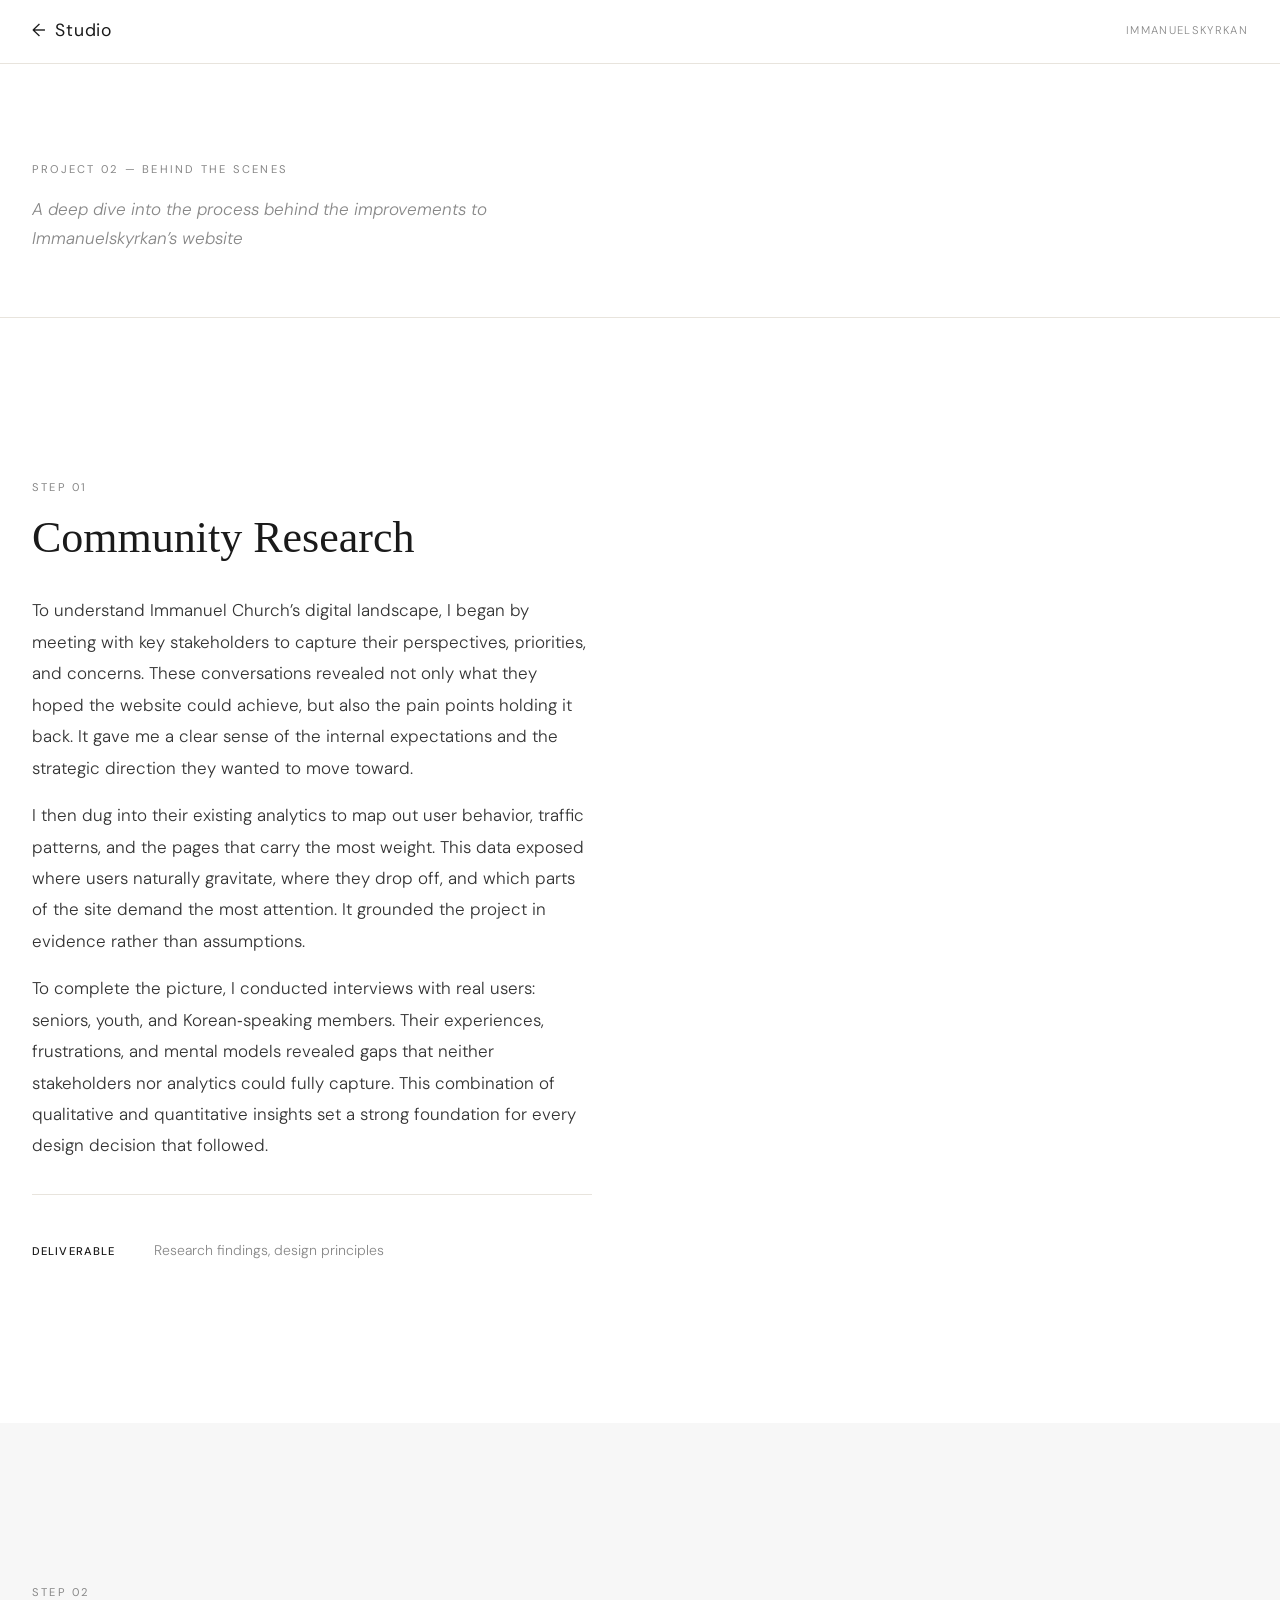
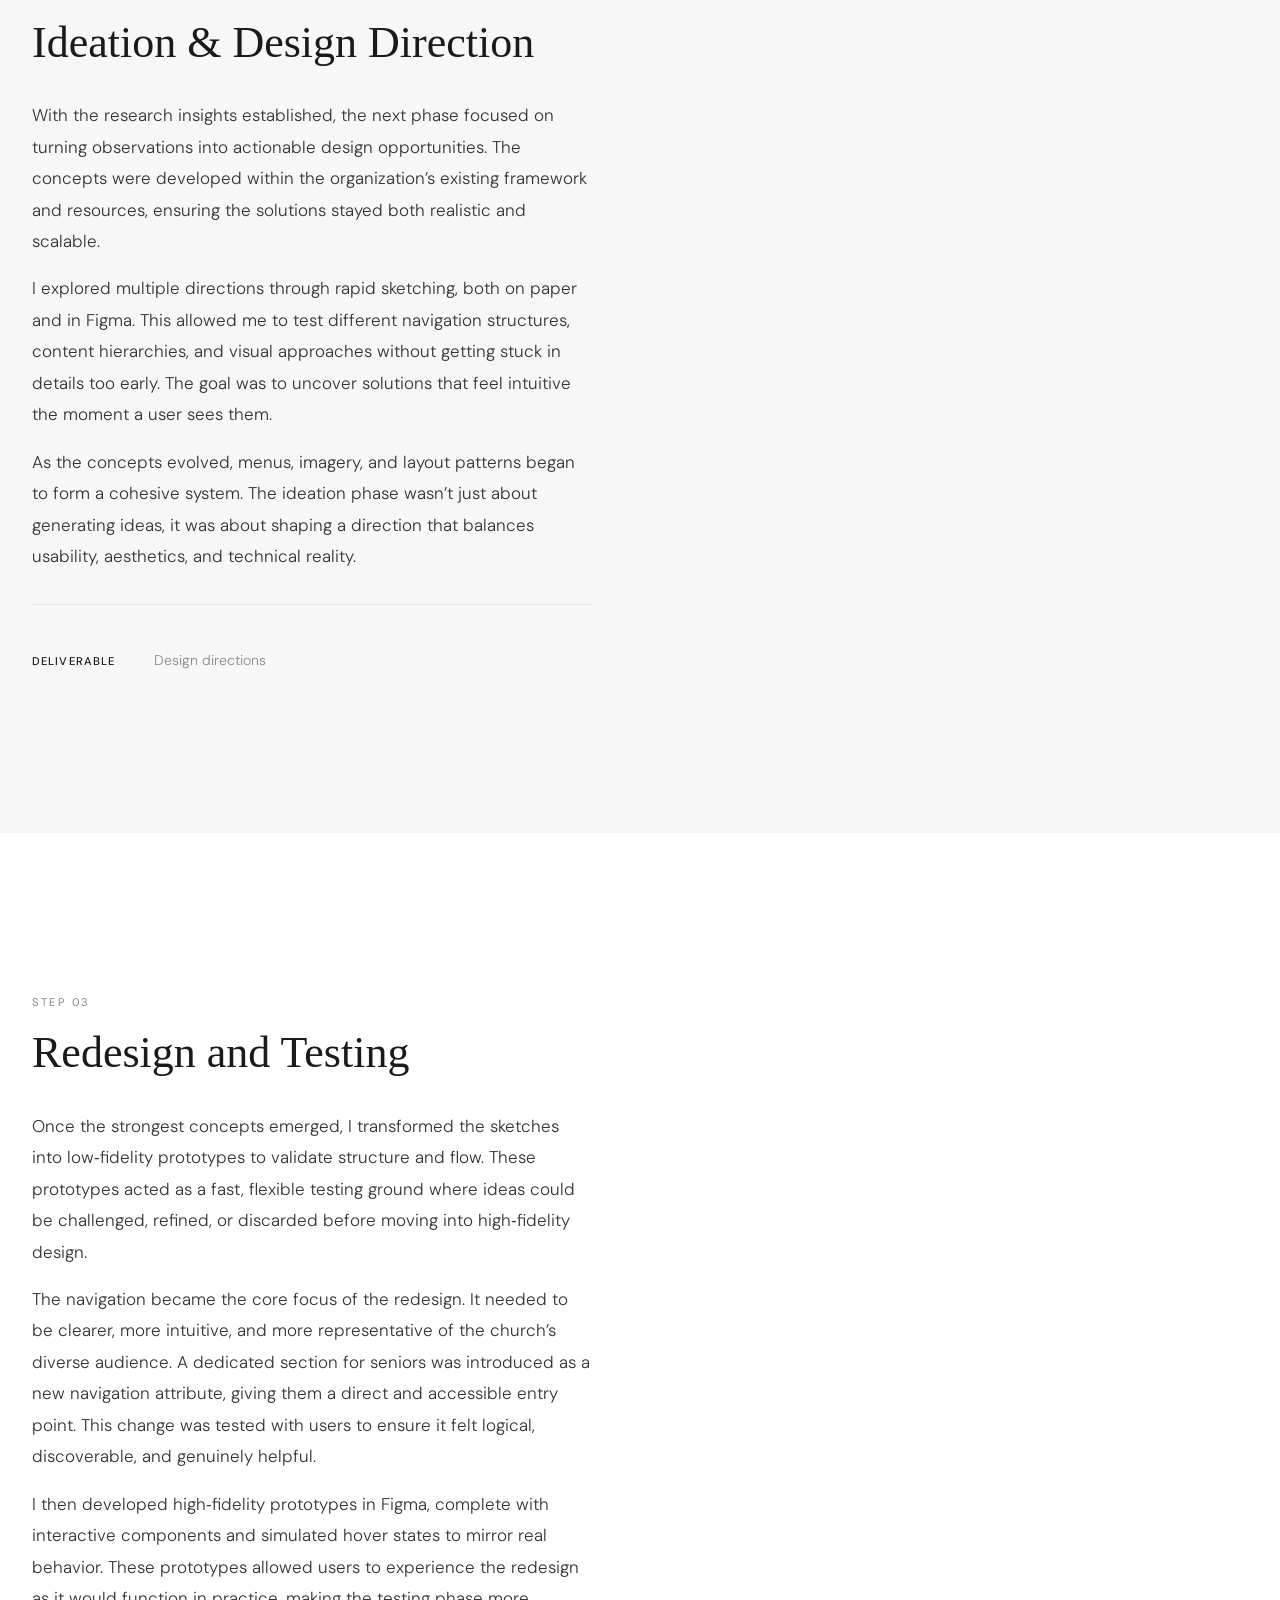
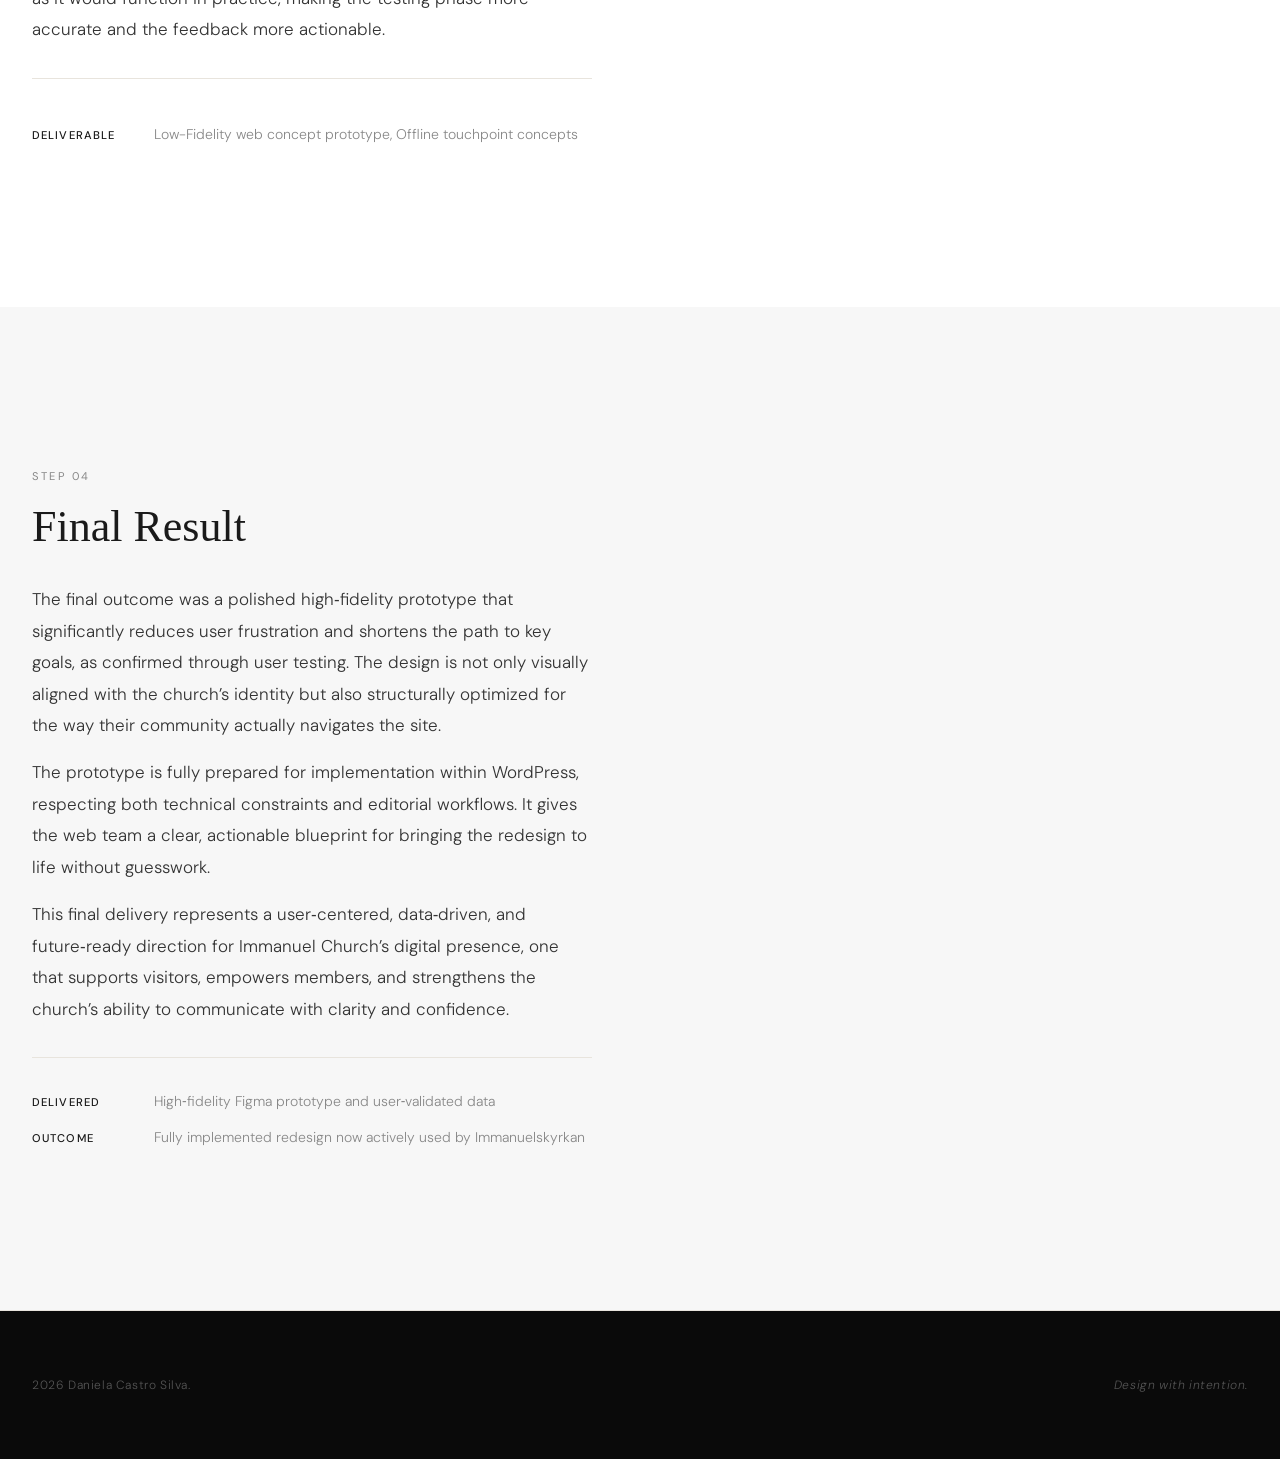
<file: project2.html>
<!DOCTYPE html>
<html lang="en">
<head>
  <meta charset="UTF-8" />
  <meta name="viewport" content="width=device-width, initial-scale=1.0" />
  <title>Behind the Scenes — Immanuelskyrkan</title>
  <meta name="description" content="A deep dive into the process behind the improvements to Immanuelskyrkan’s website: brand research, concept development, design refinement, and final delivery." />
  <link rel="stylesheet" href="style.css" />
  <link rel="preconnect" href="https://fonts.googleapis.com" />
  <link rel="preconnect" href="https://fonts.gstatic.com" crossorigin />
  <link href="https://fonts.googleapis.com/css2?family=Cormorant+Garamond:ital,wght@0,300;0,400;0,500;1,300;1,400&family=DM+Sans:wght@300;400;500&display=swap" rel="stylesheet" />
</head>
<body class="bts-page">

  <!-- HEADER -->
  <header class="site-header bts-header" role="banner">
    <nav class="nav" aria-label="Project navigation">
      <a href="index.html" id="back-btn" class="nav-logo bts-back" aria-label="Back to portfolio">
        <span aria-hidden="true">←</span> Studio
      </a>
      <span class="bts-breadcrumb-label">Immanuelskyrkan</span>
    </nav>
  </header>

  <main id="main-content" class="bts-main">

    <!-- PAGE HERO -->
    <div class="bts-hero">
      <div class="section-container">
        <span class="section-label">Project 02 — Behind the Scenes</span>
        <h1> </h1>
        <p class="bts-subtitle"> A deep dive into the process behind the improvements to Immanuelskyrkan’s website

        </p>
      </div>
    </div>

    <!-- STEP 1: Research -->
    <section class="bts-step" id="step-1" aria-label="Step 1: Brand Research">
      <div class="bts-step-inner">
        <div class="bts-step-text">
          <span class="bts-step-num">Step 01</span>
          <h2 class="bts-step-title">Community Research</h2>
          <p class="bts-step-body">
            To understand Immanuel Church’s digital landscape, I began by meeting with key stakeholders to capture their perspectives, priorities, and concerns. These conversations revealed not only what they hoped the website could achieve, but also the pain points holding it back. It gave me a clear sense of the internal expectations and the strategic direction they wanted to move toward.

 </p>
          <p class="bts-step-body">
            I then dug into their existing analytics to map out user behavior, traffic patterns, and the pages that carry the most weight. This data exposed where users naturally gravitate, where they drop off, and which parts of the site demand the most attention. It grounded the project in evidence rather than assumptions.
          </p>
          <p class="bts-step-body">
            To complete the picture, I conducted interviews with real users: seniors, youth, and Korean‑speaking members. Their experiences, frustrations, and mental models revealed gaps that neither stakeholders nor analytics could fully capture. This combination of qualitative and quantitative insights set a strong foundation for every design decision that followed.
          </p>
          <div class="bts-step-meta">
            <div class="bts-meta-item">
            </div>
            <div class="bts-meta-item">
              <span class="bts-meta-label">Deliverable</span>
              <span class="bts-meta-value">Research findings, design principles</span>
            </div>
          </div>
        </div>
        <div class="bts-step-media">
        
        </div>
      </div>
    </section>

    <!-- STEP 2: Ideation -->
    <section class="bts-step bts-step--alt" id="step-2" aria-label="Step 2: Concept Ideation">
      <div class="bts-step-inner">
        <div class="bts-step-text">
          <span class="bts-step-num">Step 02</span>
          <h2 class="bts-step-title">Ideation & Design Direction</h2>
          <p class="bts-step-body">
            With the research insights established, the next phase focused on turning observations into actionable design opportunities. The concepts were developed within the organization’s existing framework and resources, ensuring the solutions stayed both realistic and scalable.
          </p>
          <p class="bts-step-body">
            I explored multiple directions through rapid sketching, both on paper and in Figma. This allowed me to test different navigation structures, content hierarchies, and visual approaches without getting stuck in details too early. The goal was to uncover solutions that feel intuitive the moment a user sees them.
          </p>
          <p class="bts-step-body">
            As the concepts evolved, menus, imagery, and layout patterns began to form a cohesive system. The ideation phase wasn’t just about generating ideas, it was about shaping a direction that balances usability, aesthetics, and technical reality.
          </p>
          <div class="bts-step-meta">
            <div class="bts-meta-item">
            </div>
            <div class="bts-meta-item">
              <span class="bts-meta-label">Deliverable</span>
              <span class="bts-meta-value">Design directions</span>
            </div>
          </div>
        </div>
        <div class="bts-step-media">
          
        </div>
      </div>
    </section>

    <!-- STEP 3: Design -->
    <section class="bts-step" id="step-3" aria-label="Step 3: Identity Design">
      <div class="bts-step-inner">
        <div class="bts-step-text">
          <span class="bts-step-num">Step 03</span>
          <h2 class="bts-step-title">Redesign and Testing</h2>
          <p class="bts-step-body">
            Once the strongest concepts emerged, I transformed the sketches into low‑fidelity prototypes to validate structure and flow. These prototypes acted as a fast, flexible testing ground where ideas could be challenged, refined, or discarded before moving into high‑fidelity design.
          </p>
          <p class="bts-step-body">
            The navigation became the core focus of the redesign. It needed to be clearer, more intuitive, and more representative of the church’s diverse audience. A dedicated section for seniors was introduced as a new navigation attribute, giving them a direct and accessible entry point. This change was tested with users to ensure it felt logical, discoverable, and genuinely helpful.
        </p>
        <p class="bts-step-body">
        I then developed high‑fidelity prototypes in Figma, complete with interactive components and simulated hover states to mirror real behavior. These prototypes allowed users to experience the redesign as it would function in practice, making the testing phase more accurate and the feedback more actionable.
    </p>
          <div class="bts-step-meta">
            <div class="bts-meta-item">
            </div>
            <div class="bts-meta-item">
              <span class="bts-meta-label">Deliverable</span>
              <span class="bts-meta-value">Low-Fidelity web concept prototype, Offline touchpoint concepts</span>
            </div>
          </div>
        </div>
        <div class="bts-step-media">
          
        </div>
      </div>
    </section>

    <!-- STEP 4: Final Result -->
    <section class="bts-step bts-step--alt bts-step--final" id="step-4" aria-label="Step 4: Final Result and Delivery">
      <div class="bts-step-inner">
        <div class="bts-step-text">
          <span class="bts-step-num">Step 04</span>
          <h2 class="bts-step-title">Final Result </h2>
          <p class="bts-step-body">
            The final outcome was a polished high‑fidelity prototype that significantly reduces user frustration and shortens the path to key goals, as confirmed through user testing. The design is not only visually aligned with the church’s identity but also structurally optimized for the way their community actually navigates the site.
         </p>
          <p class="bts-step-body">
         The prototype is fully prepared for implementation within WordPress, respecting both technical constraints and editorial workflows. It gives the web team a clear, actionable blueprint for bringing the redesign to life without guesswork.
        </p>
        <p class="bts-step-body">
        This final delivery represents a user‑centered, data‑driven, and future‑ready direction for Immanuel Church’s digital presence, one that supports visitors, empowers members, and strengthens the church’s ability to communicate with clarity and confidence.
    </p>
          <div class="bts-step-meta">
            <div class="bts-meta-item">
              <span class="bts-meta-label">Delivered</span>
              <span class="bts-meta-value">High‑fidelity Figma prototype and user‑validated data</span>
            </div>
            <div class="bts-meta-item">
              <span class="bts-meta-label">Outcome</span>
              <span class="bts-meta-value">Fully implemented redesign now actively used by Immanuelskyrkan</span>
            </div>
          </div>
        </div>
        <div class="bts-step-media">
          
        </div>
      </div>
    </section>

  </main>

  <footer class="site-footer" role="contentinfo">
    <div class="footer-inner">
      <p class="footer-copy">2026 Daniela Castro Silva. </p>
      <p class="footer-tagline">Design with intention.</p>
    </div>
  </footer>

  <script src="script.js"></script>
</body>
</html>
</file>
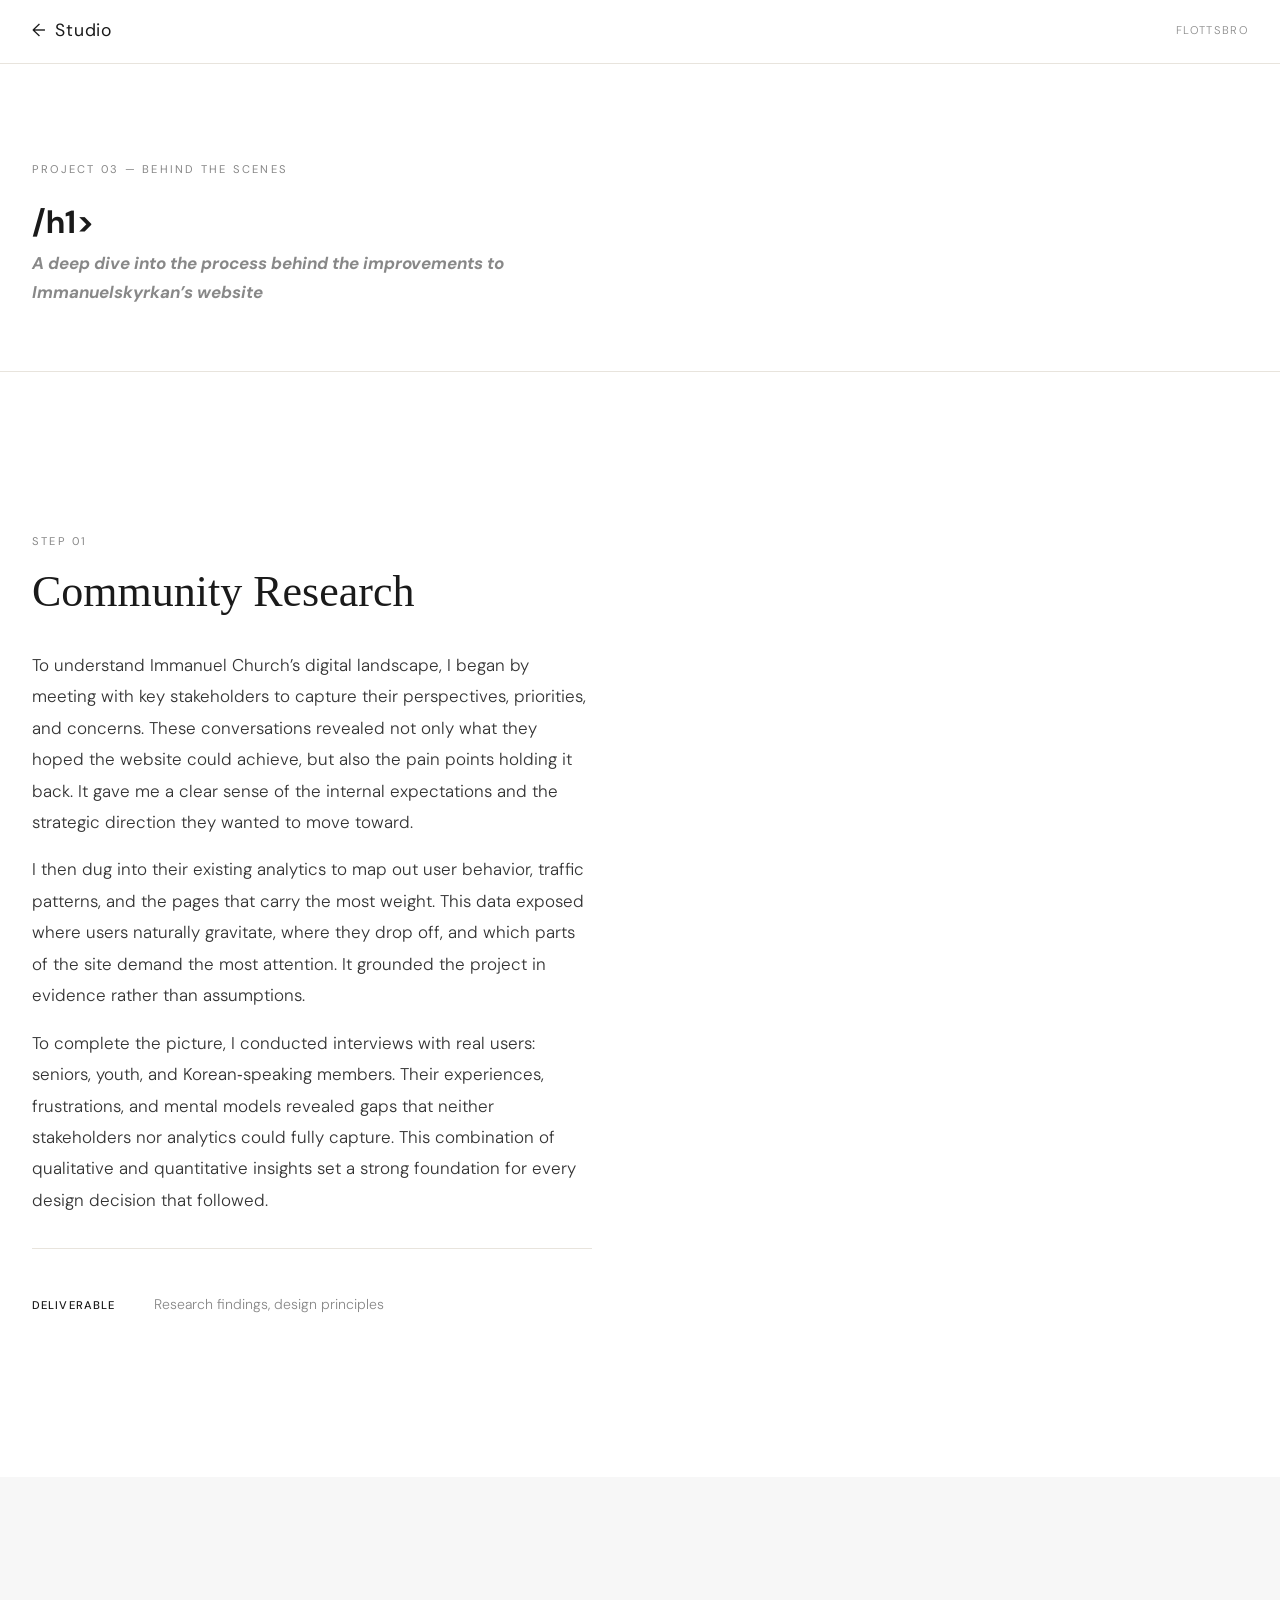
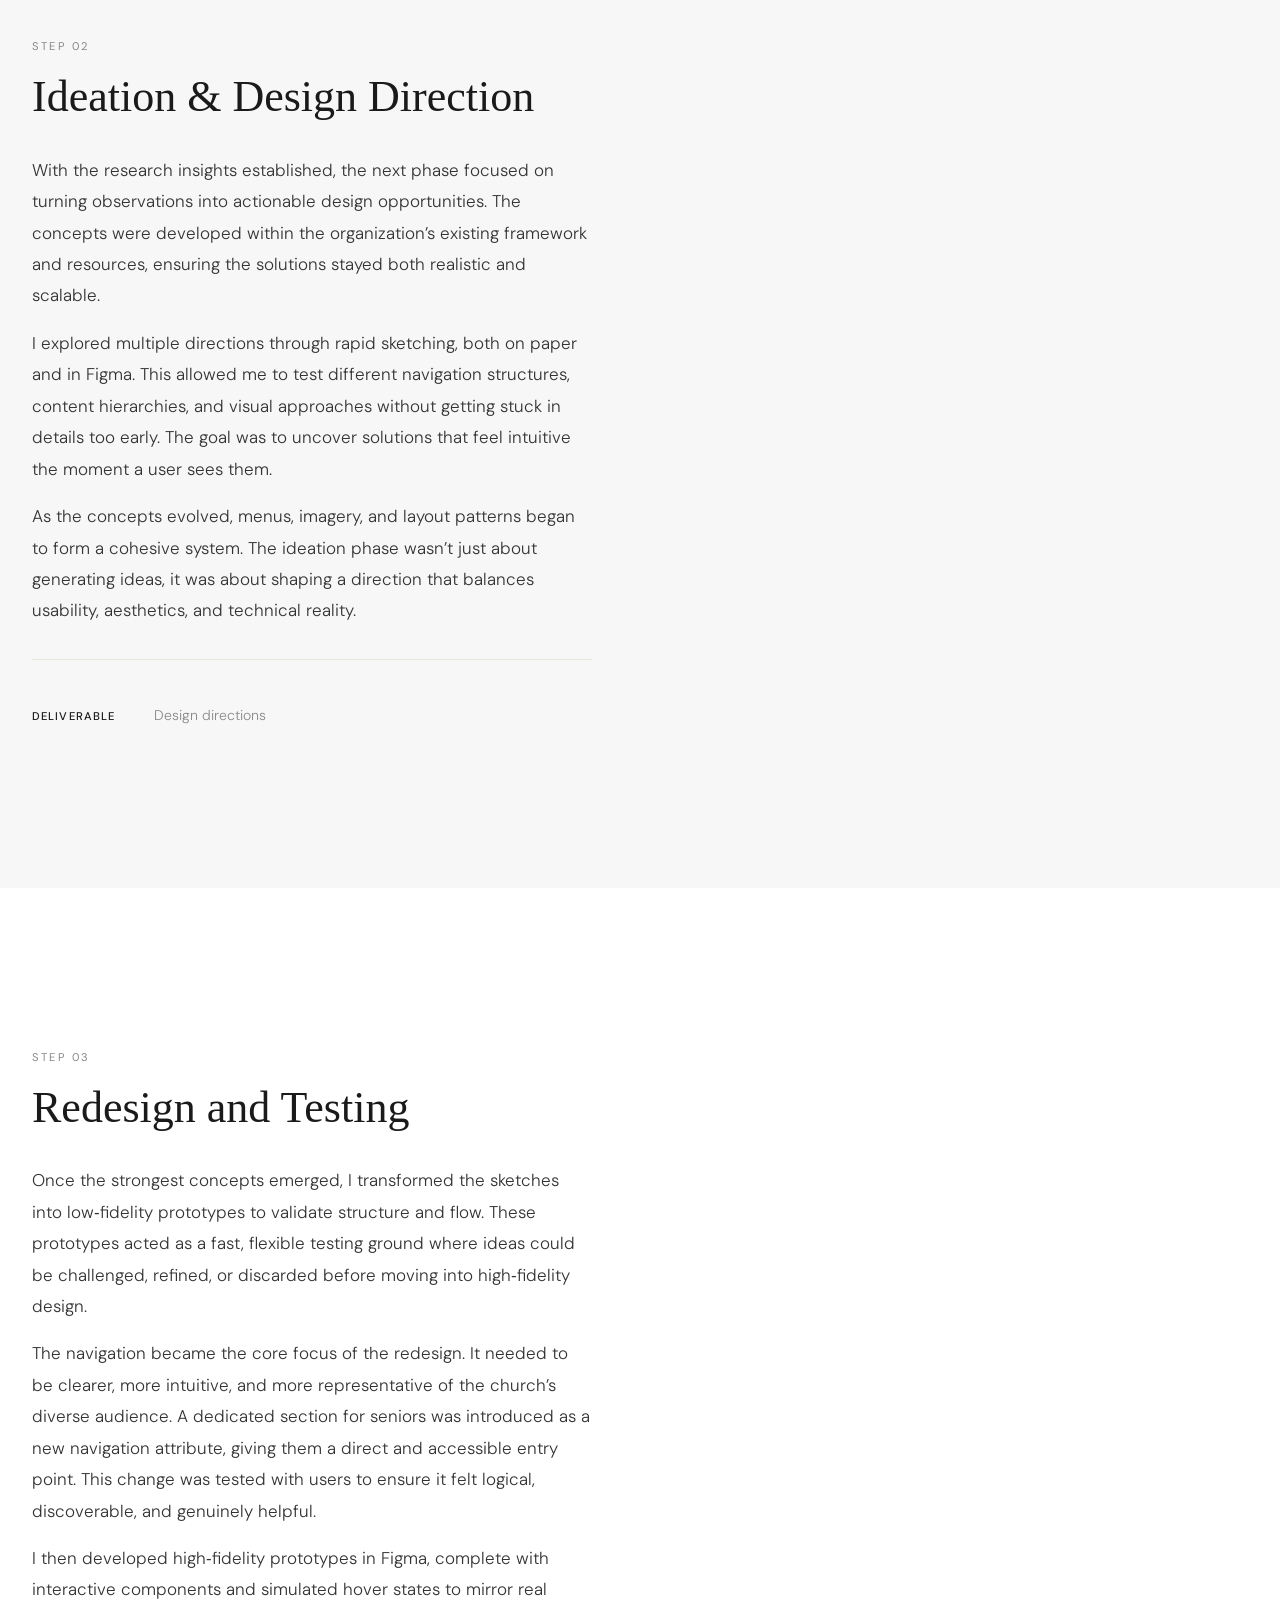
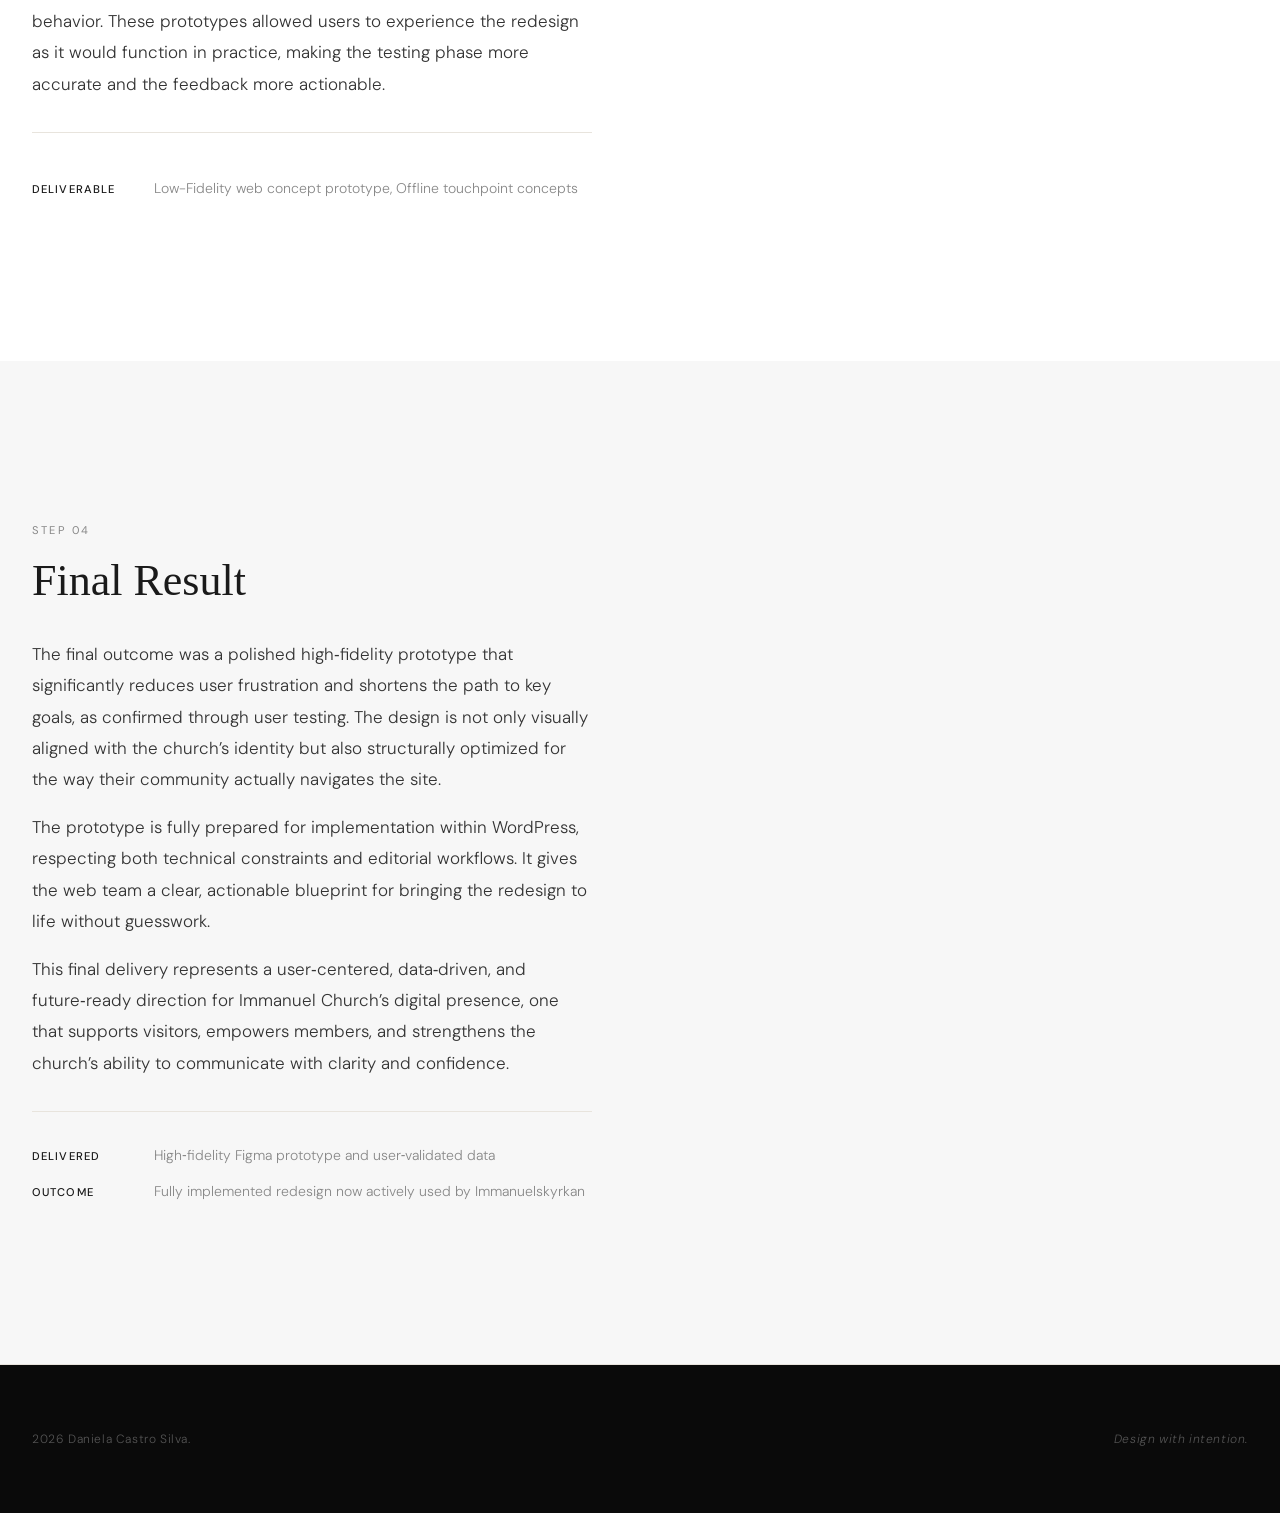
<file: project3.html>
<!DOCTYPE html>
<html lang="en">
<head>
  <meta charset="UTF-8" />
  <meta name="viewport" content="width=device-width, initial-scale=1.0" />
  <title>Behind the Scenes — Flottsbro</title>
  <meta name="description" content="A deep dive into the process behind the improvements to SNVE’s website: brand research, concept development, design refinement, and final delivery." />
  <link rel="stylesheet" href="style.css" />
  <link rel="preconnect" href="https://fonts.googleapis.com" />
  <link rel="preconnect" href="https://fonts.gstatic.com" crossorigin />
  <link href="https://fonts.googleapis.com/css2?family=Cormorant+Garamond:ital,wght@0,300;0,400;0,500;1,300;1,400&family=DM+Sans:wght@300;400;500&display=swap" rel="stylesheet" />
</head>
<body class="bts-page">

  <!-- HEADER -->
  <header class="site-header bts-header" role="banner">
    <nav class="nav" aria-label="Project navigation">
      <a href="index.html" id="back-btn" class="nav-logo bts-back" aria-label="Back to portfolio">
        <span aria-hidden="true">←</span> Studio
      </a>
      <span class="bts-breadcrumb-label">Flottsbro</span>
    </nav>
  </header>

  <main id="main-content" class="bts-main">

    <!-- PAGE HERO -->
    <div class="bts-hero">
      <div class="section-container">
        <span class="section-label">Project 03 — Behind the Scenes</span>
        <h1>/h1>
        <p class="bts-subtitle"> A deep dive into the process behind the improvements to Immanuelskyrkan’s website

        </p>
      </div>
    </div>

    <!-- STEP 1: Research -->
    <section class="bts-step" id="step-1" aria-label="Step 1: Brand Research">
      <div class="bts-step-inner">
        <div class="bts-step-text">
          <span class="bts-step-num">Step 01</span>
          <h2 class="bts-step-title">Community Research</h2>
          <p class="bts-step-body">
            To understand Immanuel Church’s digital landscape, I began by meeting with key stakeholders to capture their perspectives, priorities, and concerns. These conversations revealed not only what they hoped the website could achieve, but also the pain points holding it back. It gave me a clear sense of the internal expectations and the strategic direction they wanted to move toward.

 </p>
          <p class="bts-step-body">
            I then dug into their existing analytics to map out user behavior, traffic patterns, and the pages that carry the most weight. This data exposed where users naturally gravitate, where they drop off, and which parts of the site demand the most attention. It grounded the project in evidence rather than assumptions.
          </p>
          <p class="bts-step-body">
            To complete the picture, I conducted interviews with real users: seniors, youth, and Korean‑speaking members. Their experiences, frustrations, and mental models revealed gaps that neither stakeholders nor analytics could fully capture. This combination of qualitative and quantitative insights set a strong foundation for every design decision that followed.
          </p>
          <div class="bts-step-meta">
            <div class="bts-meta-item">
            </div>
            <div class="bts-meta-item">
              <span class="bts-meta-label">Deliverable</span>
              <span class="bts-meta-value">Research findings, design principles</span>
            </div>
          </div>
        </div>
     
        </div>
      </div>
    </section>

    <!-- STEP 2: Ideation -->
    <section class="bts-step bts-step--alt" id="step-2" aria-label="Step 2: Concept Ideation">
      <div class="bts-step-inner">
        <div class="bts-step-text">
          <span class="bts-step-num">Step 02</span>
          <h2 class="bts-step-title">Ideation & Design Direction</h2>
          <p class="bts-step-body">
            With the research insights established, the next phase focused on turning observations into actionable design opportunities. The concepts were developed within the organization’s existing framework and resources, ensuring the solutions stayed both realistic and scalable.
          </p>
          <p class="bts-step-body">
            I explored multiple directions through rapid sketching, both on paper and in Figma. This allowed me to test different navigation structures, content hierarchies, and visual approaches without getting stuck in details too early. The goal was to uncover solutions that feel intuitive the moment a user sees them.
          </p>
          <p class="bts-step-body">
            As the concepts evolved, menus, imagery, and layout patterns began to form a cohesive system. The ideation phase wasn’t just about generating ideas, it was about shaping a direction that balances usability, aesthetics, and technical reality.
          </p>
          <div class="bts-step-meta">
            <div class="bts-meta-item">
            </div>
            <div class="bts-meta-item">
              <span class="bts-meta-label">Deliverable</span>
              <span class="bts-meta-value">Design directions</span>
            </div>
          </div>
        </div>
    
        </div>
      </div>
    </section>

    <!-- STEP 3: Design -->
    <section class="bts-step" id="step-3" aria-label="Step 3: Identity Design">
      <div class="bts-step-inner">
        <div class="bts-step-text">
          <span class="bts-step-num">Step 03</span>
          <h2 class="bts-step-title">Redesign and Testing</h2>
          <p class="bts-step-body">
            Once the strongest concepts emerged, I transformed the sketches into low‑fidelity prototypes to validate structure and flow. These prototypes acted as a fast, flexible testing ground where ideas could be challenged, refined, or discarded before moving into high‑fidelity design.
          </p>
          <p class="bts-step-body">
            The navigation became the core focus of the redesign. It needed to be clearer, more intuitive, and more representative of the church’s diverse audience. A dedicated section for seniors was introduced as a new navigation attribute, giving them a direct and accessible entry point. This change was tested with users to ensure it felt logical, discoverable, and genuinely helpful.
        </p>
        <p class="bts-step-body">
        I then developed high‑fidelity prototypes in Figma, complete with interactive components and simulated hover states to mirror real behavior. These prototypes allowed users to experience the redesign as it would function in practice, making the testing phase more accurate and the feedback more actionable.
    </p>
          <div class="bts-step-meta">
            <div class="bts-meta-item">
            </div>
            <div class="bts-meta-item">
              <span class="bts-meta-label">Deliverable</span>
              <span class="bts-meta-value">Low-Fidelity web concept prototype, Offline touchpoint concepts</span>
            </div>
          </div>
        </div>
        <div class="bts-step-media">
      
        </div>
      </div>
    </section>

    <!-- STEP 4: Final Result -->
    <section class="bts-step bts-step--alt bts-step--final" id="step-4" aria-label="Step 4: Final Result and Delivery">
      <div class="bts-step-inner">
        <div class="bts-step-text">
          <span class="bts-step-num">Step 04</span>
          <h2 class="bts-step-title">Final Result </h2>
          <p class="bts-step-body">
            The final outcome was a polished high‑fidelity prototype that significantly reduces user frustration and shortens the path to key goals, as confirmed through user testing. The design is not only visually aligned with the church’s identity but also structurally optimized for the way their community actually navigates the site.
         </p>
          <p class="bts-step-body">
         The prototype is fully prepared for implementation within WordPress, respecting both technical constraints and editorial workflows. It gives the web team a clear, actionable blueprint for bringing the redesign to life without guesswork.
        </p>
        <p class="bts-step-body">
        This final delivery represents a user‑centered, data‑driven, and future‑ready direction for Immanuel Church’s digital presence, one that supports visitors, empowers members, and strengthens the church’s ability to communicate with clarity and confidence.
    </p>
          <div class="bts-step-meta">
            <div class="bts-meta-item">
              <span class="bts-meta-label">Delivered</span>
              <span class="bts-meta-value">High‑fidelity Figma prototype and user‑validated data</span>
            </div>
            <div class="bts-meta-item">
              <span class="bts-meta-label">Outcome</span>
              <span class="bts-meta-value">Fully implemented redesign now actively used by Immanuelskyrkan</span>
            </div>
          </div>
        </div>
        <div class="bts-step-media">
          
        </div>
      </div>
    </section>

  </main>

  <footer class="site-footer" role="contentinfo">
    <div class="footer-inner">
      <p class="footer-copy">2026 Daniela Castro Silva. </p>
      <p class="footer-tagline">Design with intention.</p>
    </div>
  </footer>

  <script src="script.js"></script>
</body>
</html>
</file>
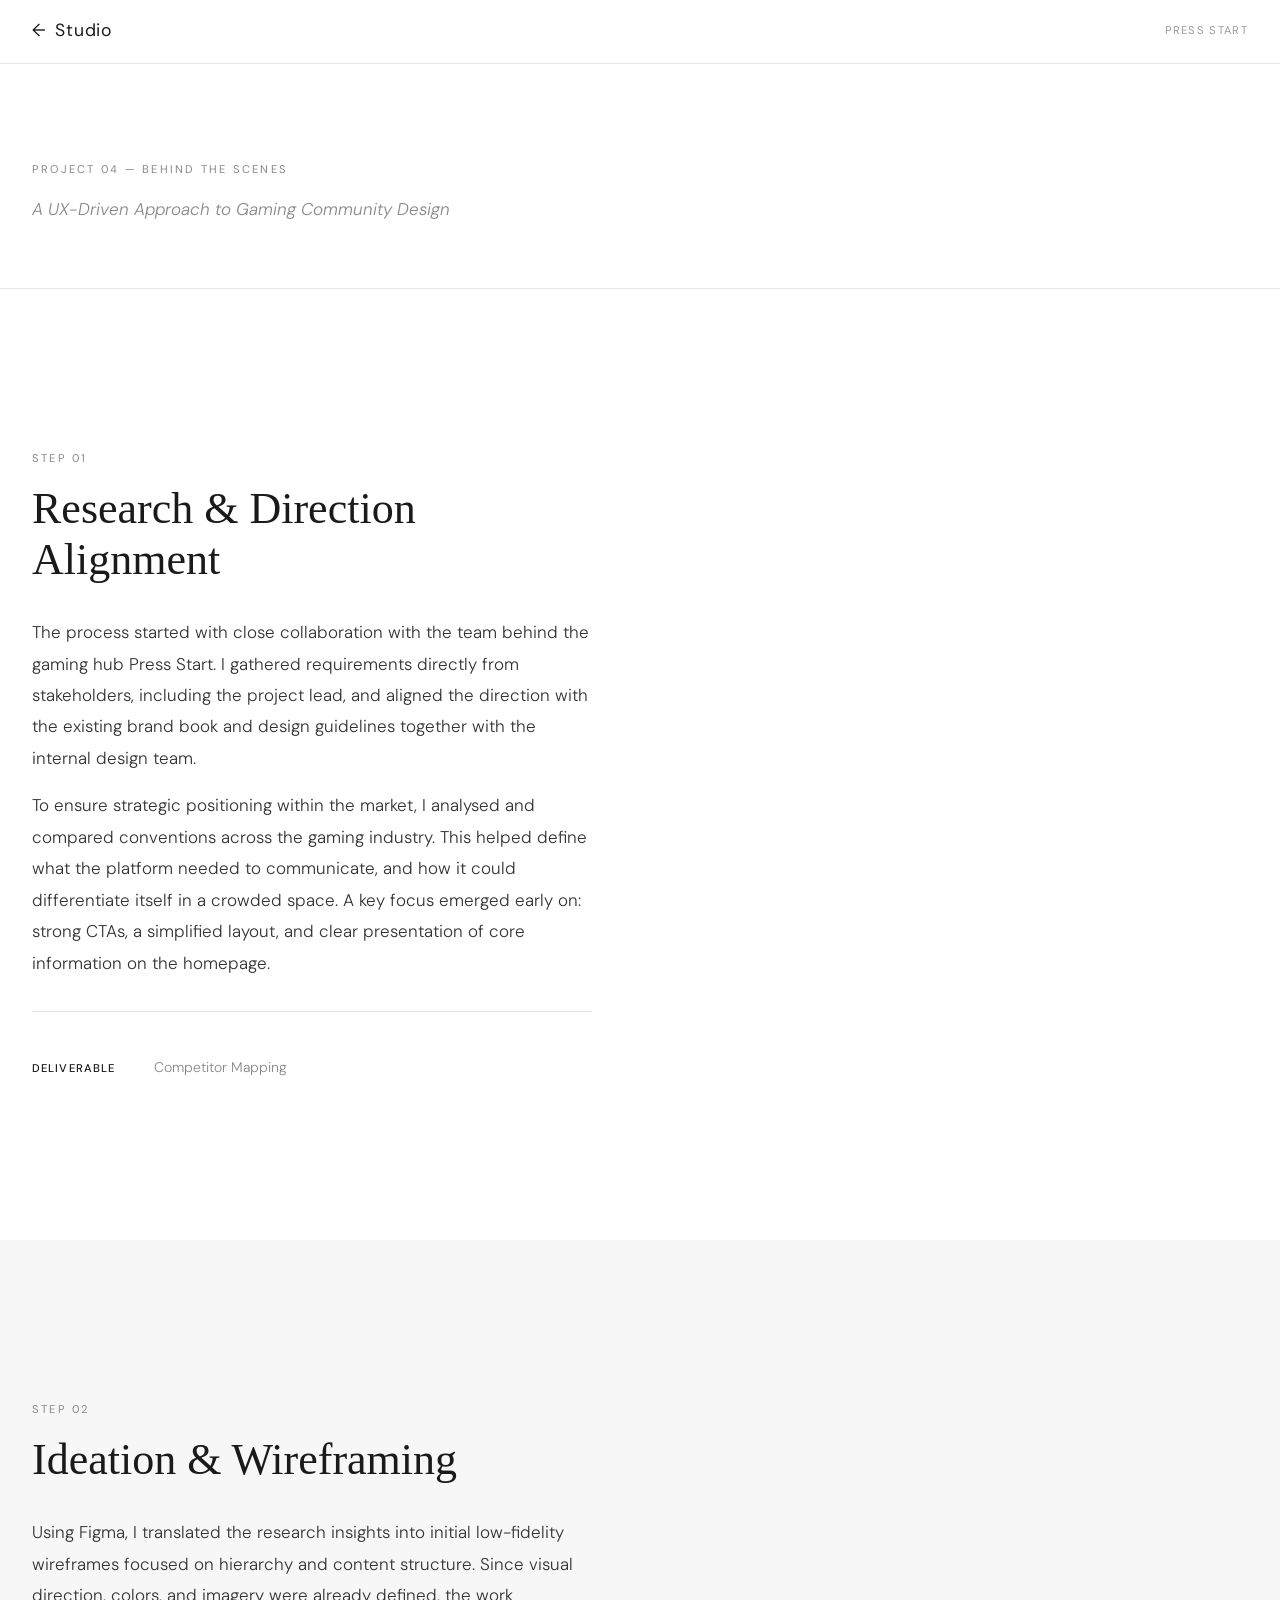
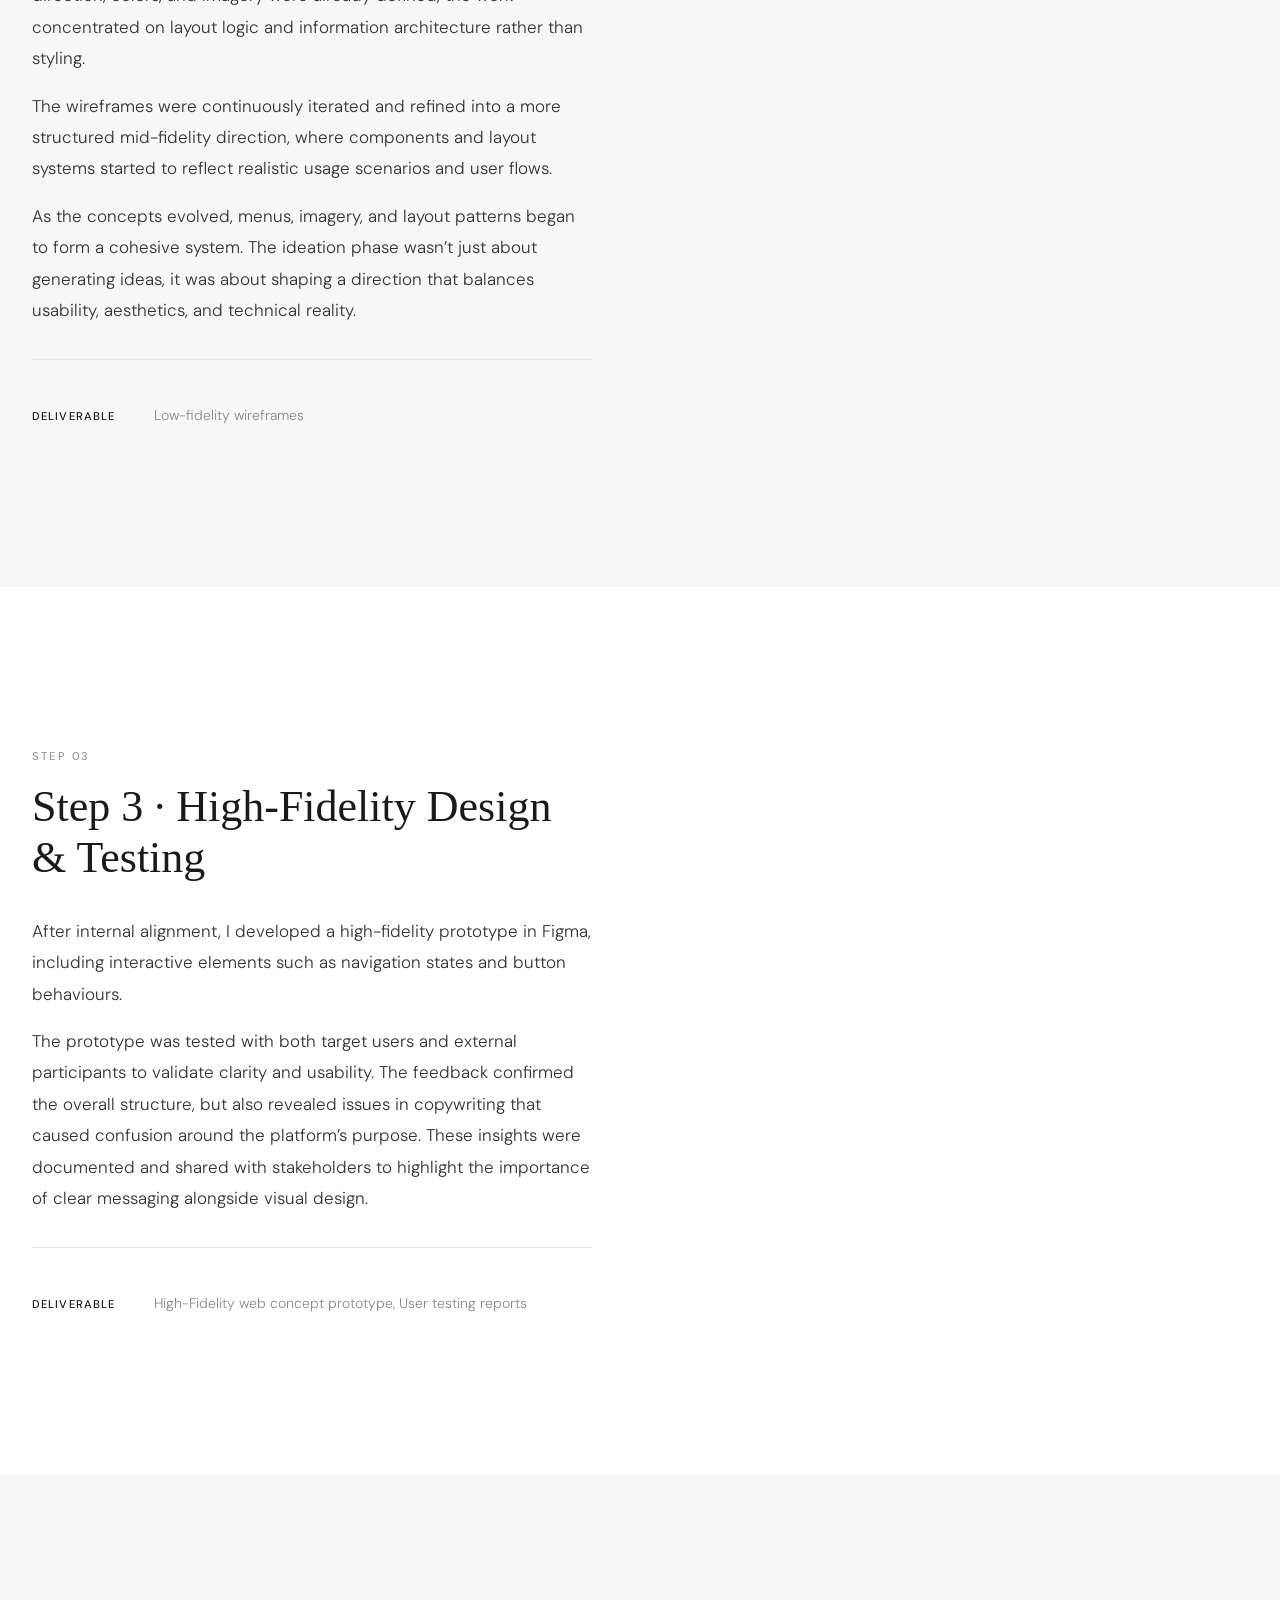
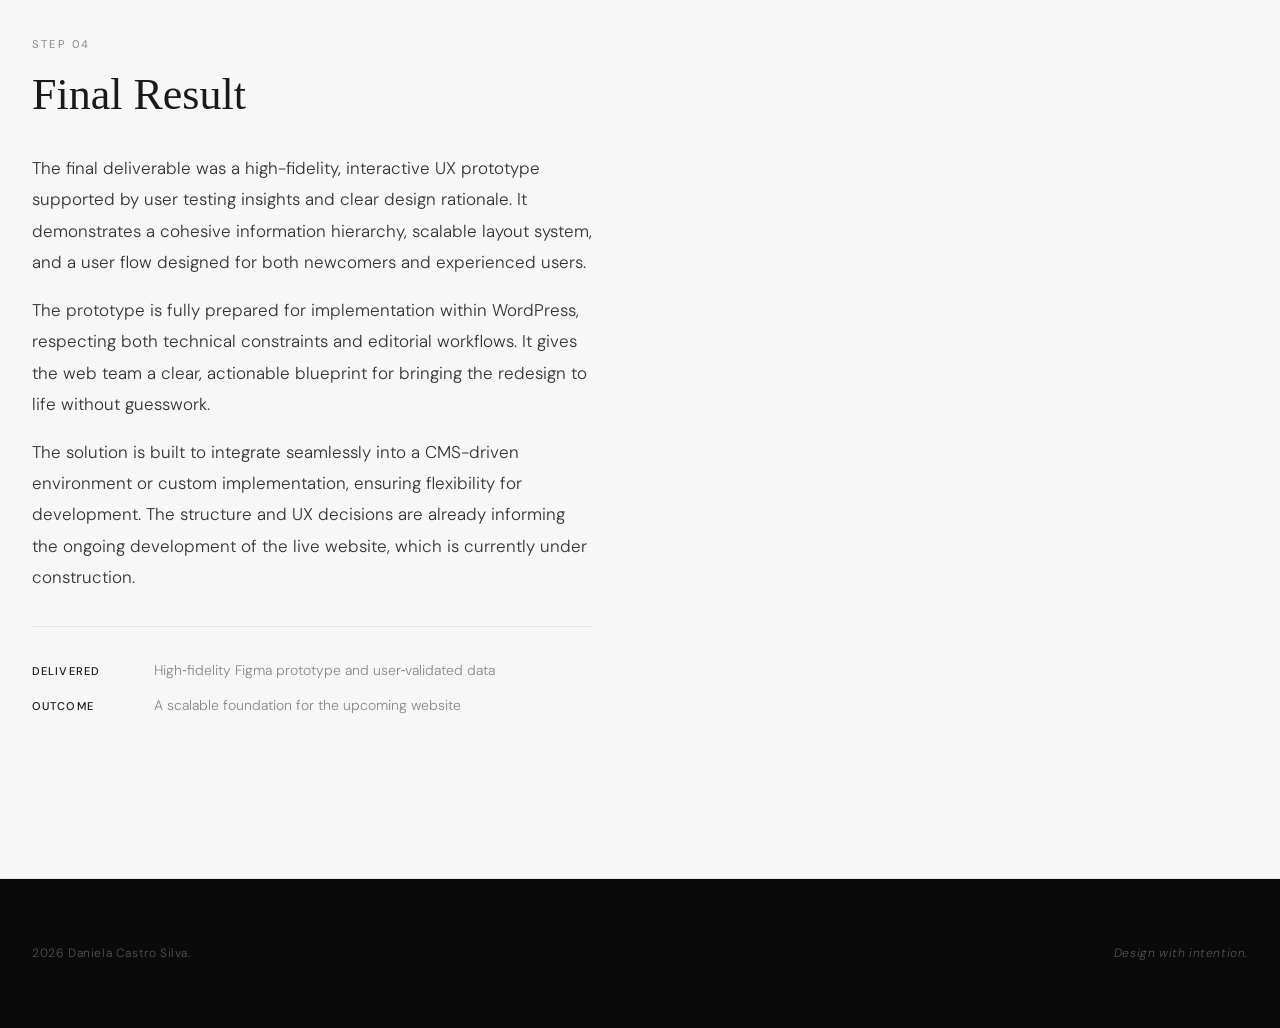
<file: project4.html>
<!DOCTYPE html>
<html lang="en">
<head>
  <meta charset="UTF-8" />
  <meta name="viewport" content="width=device-width, initial-scale=1.0" />
  <title>Behind the Scenes — Press Start</title>
  <meta name="description" content="A deep dive into the process behind the Forma Identity System: brand research, concept development, design refinement, and final delivery." />
  <link rel="stylesheet" href="style.css" />
  <link rel="preconnect" href="https://fonts.googleapis.com" />
  <link rel="preconnect" href="https://fonts.gstatic.com" crossorigin />
  <link href="https://fonts.googleapis.com/css2?family=Cormorant+Garamond:ital,wght@0,300;0,400;0,500;1,300;1,400&family=DM+Sans:wght@300;400;500&display=swap" rel="stylesheet" />
</head>
<body class="bts-page">

  <!-- HEADER -->
  <header class="site-header bts-header" role="banner">
    <nav class="nav" aria-label="Project navigation">
      <a href="index.html" id="back-btn" class="nav-logo bts-back" aria-label="Back to portfolio">
        <span aria-hidden="true">←</span> Studio
      </a>
      <span class="bts-breadcrumb-label">Press Start</span>
    </nav>
  </header>

  <main id="main-content" class="bts-main">

    <!-- PAGE HERO -->
    <div class="bts-hero">
      <div class="section-container">
        <span class="section-label">Project 04 — Behind the Scenes</span>
        <h1></h1>
        <p class="bts-subtitle"> A UX-Driven Approach to Gaming Community Design
        </p>
      </div>
    </div>

    <!-- STEP 1: Research -->
    <section class="bts-step" id="step-1" aria-label="Step 1: Brand Research">
      <div class="bts-step-inner">
        <div class="bts-step-text">
          <span class="bts-step-num">Step 01</span>
          <h2 class="bts-step-title">Research & Direction Alignment</h2>
          <p class="bts-step-body">
            The process started with close collaboration with the team behind the gaming hub Press Start. I gathered requirements directly from stakeholders, including the project lead, and aligned the direction with the existing brand book and design guidelines together with the internal design team.
 </p>
          <p class="bts-step-body">
            To ensure strategic positioning within the market, I analysed and compared conventions across the gaming industry. This helped define what the platform needed to communicate, and how it could differentiate itself in a crowded space. A key focus emerged early on: strong CTAs, a simplified layout, and clear presentation of core information on the homepage.
          </p>
          <div class="bts-step-meta">
            <div class="bts-meta-item">
            </div>
            <div class="bts-meta-item">
              <span class="bts-meta-label">Deliverable</span>
              <span class="bts-meta-value">Competitor Mapping</span>
            </div>
          </div>
        </div>
        <div class="bts-step-media">
        
        </div>
      </div>
    </section>

    <!-- STEP 2: Ideation -->
    <section class="bts-step bts-step--alt" id="step-2" aria-label="Step 2: Concept Ideation">
      <div class="bts-step-inner">
        <div class="bts-step-text">
          <span class="bts-step-num">Step 02</span>
          <h2 class="bts-step-title">Ideation & Wireframing</h2>
          <p class="bts-step-body">
            Using Figma, I translated the research insights into initial low-fidelity wireframes focused on hierarchy and content structure. Since visual direction, colors, and imagery were already defined, the work concentrated on layout logic and information architecture rather than styling.
          </p>
          <p class="bts-step-body">
            The wireframes were continuously iterated and refined into a more structured mid-fidelity direction, where components and layout systems started to reflect realistic usage scenarios and user flows.
           </p>
          <p class="bts-step-body">
            As the concepts evolved, menus, imagery, and layout patterns began to form a cohesive system. The ideation phase wasn’t just about generating ideas, it was about shaping a direction that balances usability, aesthetics, and technical reality.
          </p>
          <div class="bts-step-meta">
            <div class="bts-meta-item">
            </div>
            <div class="bts-meta-item">
              <span class="bts-meta-label">Deliverable</span>
              <span class="bts-meta-value">Low-fidelity wireframes</span>
            </div>
          </div>
        </div>
        <div class="bts-step-media">
         
        </div>
      </div>
    </section>

    <!-- STEP 3: Design -->
    <section class="bts-step" id="step-3" aria-label="Step 3: Identity Design">
      <div class="bts-step-inner">
        <div class="bts-step-text">
          <span class="bts-step-num">Step 03</span>
          <h2 class="bts-step-title">Step 3 · High-Fidelity Design & Testing</h2>
          <p class="bts-step-body">
            After internal alignment, I developed a high-fidelity prototype in Figma, including interactive elements such as navigation states and button behaviours.
          </p>
          <p class="bts-step-body">
           The prototype was tested with both target users and external participants to validate clarity and usability. The feedback confirmed the overall structure, but also revealed issues in copywriting that caused confusion around the platform’s purpose. These insights were documented and shared with stakeholders to highlight the importance of clear messaging alongside visual design.
          </p>
          <div class="bts-step-meta">
            <div class="bts-meta-item">
            </div>
            <div class="bts-meta-item">
              <span class="bts-meta-label">Deliverable</span>
              <span class="bts-meta-value">High-Fidelity web concept prototype, User testing reports</span>
            </div>
          </div>
        </div>
        <div class="bts-step-media">
         
        </div>
      </div>
    </section>

    <!-- STEP 4: Final Result -->
    <section class="bts-step bts-step--alt bts-step--final" id="step-4" aria-label="Step 4: Final Result and Delivery">
      <div class="bts-step-inner">
        <div class="bts-step-text">
          <span class="bts-step-num">Step 04</span>
          <h2 class="bts-step-title">Final Result </h2>
          <p class="bts-step-body">
            The final deliverable was a high-fidelity, interactive UX prototype supported by user testing insights and clear design rationale. It demonstrates a cohesive information hierarchy, scalable layout system, and a user flow designed for both newcomers and experienced users.
          </p>
          <p class="bts-step-body">
         The prototype is fully prepared for implementation within WordPress, respecting both technical constraints and editorial workflows. It gives the web team a clear, actionable blueprint for bringing the redesign to life without guesswork.
        </p>
        <p class="bts-step-body">
        The solution is built to integrate seamlessly into a CMS-driven environment or custom implementation, ensuring flexibility for development. The structure and UX decisions are already informing the ongoing development of the live website, which is currently under construction.
      </p>
          <div class="bts-step-meta">
            <div class="bts-meta-item">
              <span class="bts-meta-label">Delivered</span>
              <span class="bts-meta-value">High‑fidelity Figma prototype and user‑validated data</span>
            </div>
            <div class="bts-meta-item">
              <span class="bts-meta-label">Outcome</span>
              <span class="bts-meta-value">A scalable foundation for the upcoming website</span>
            </div>
          </div>
        </div>
        <div class="bts-step-media">
         
        </div>
      </div>
    </section>

  </main>

  <footer class="site-footer" role="contentinfo">
    <div class="footer-inner">
      <p class="footer-copy">2026 Daniela Castro Silva. </p>
      <p class="footer-tagline">Design with intention.</p>
    </div>
  </footer>

  <script src="script.js"></script>
</body>
</html>
</file>
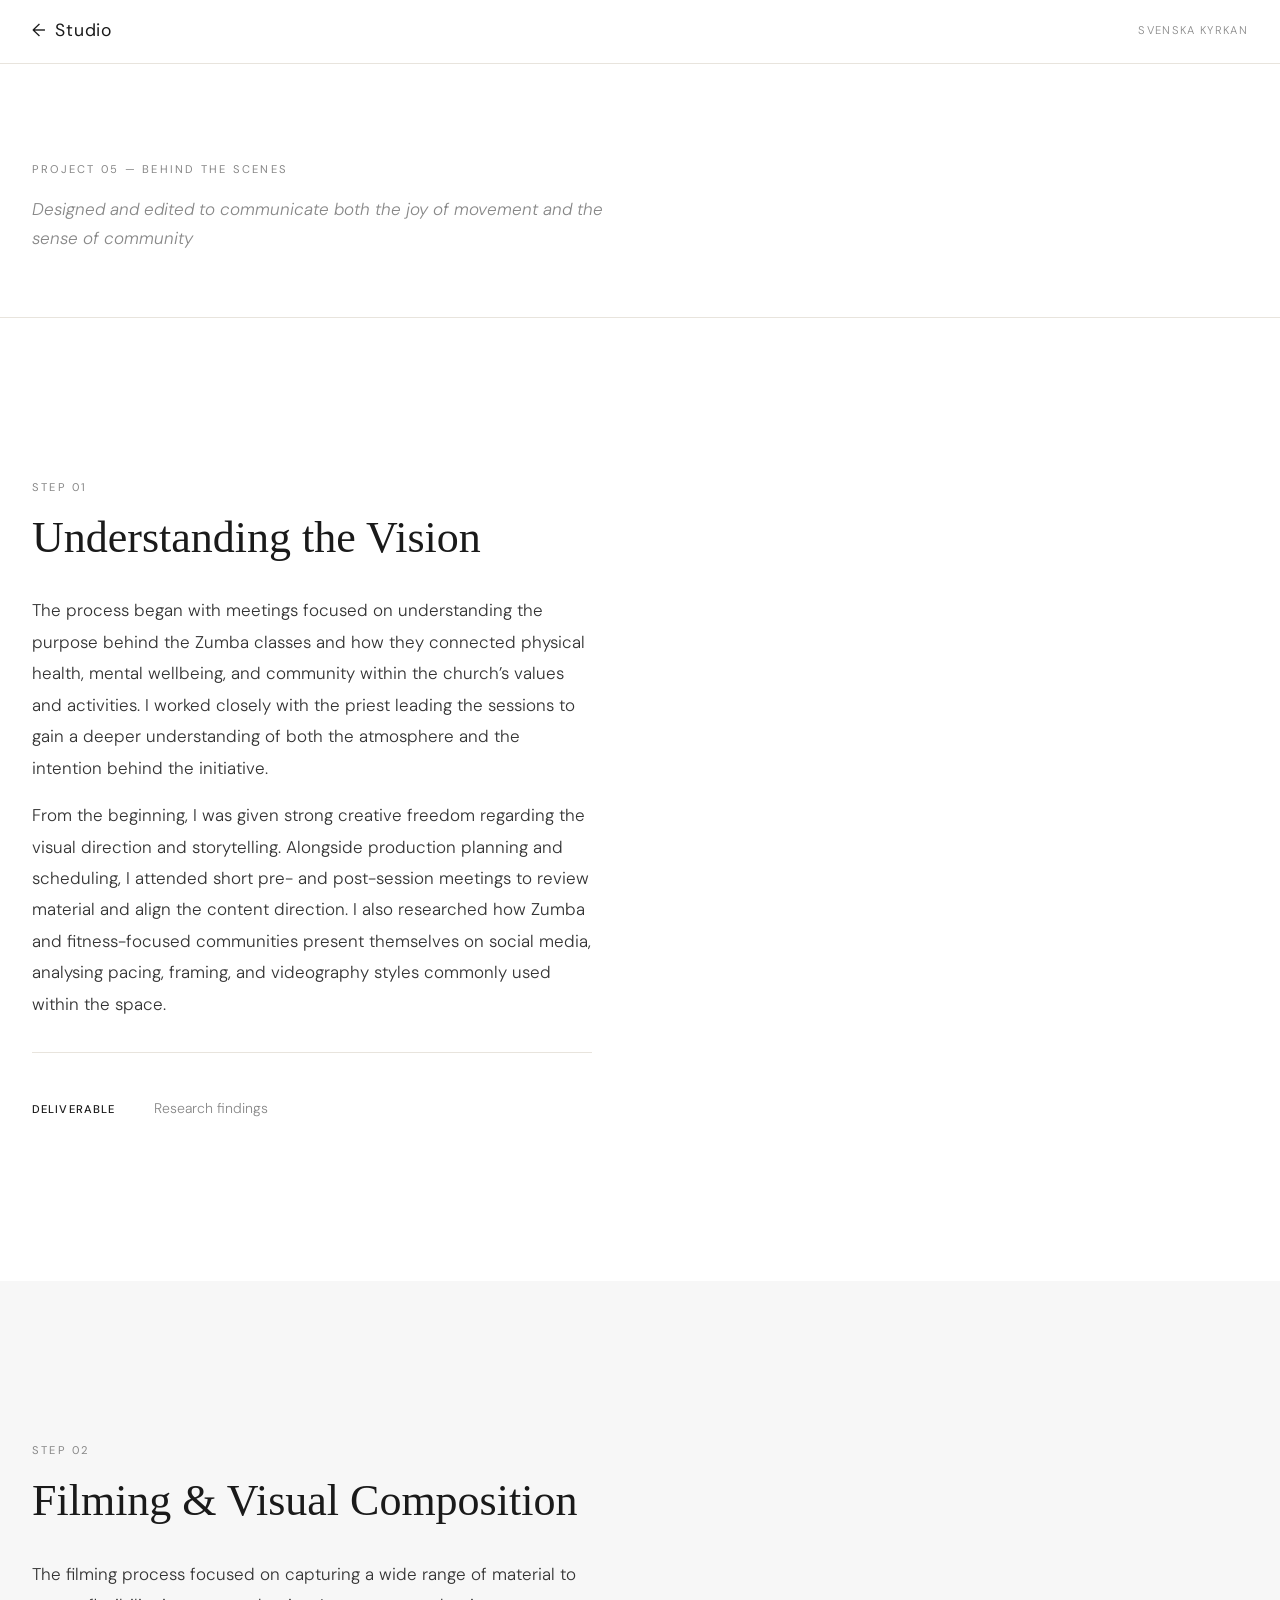
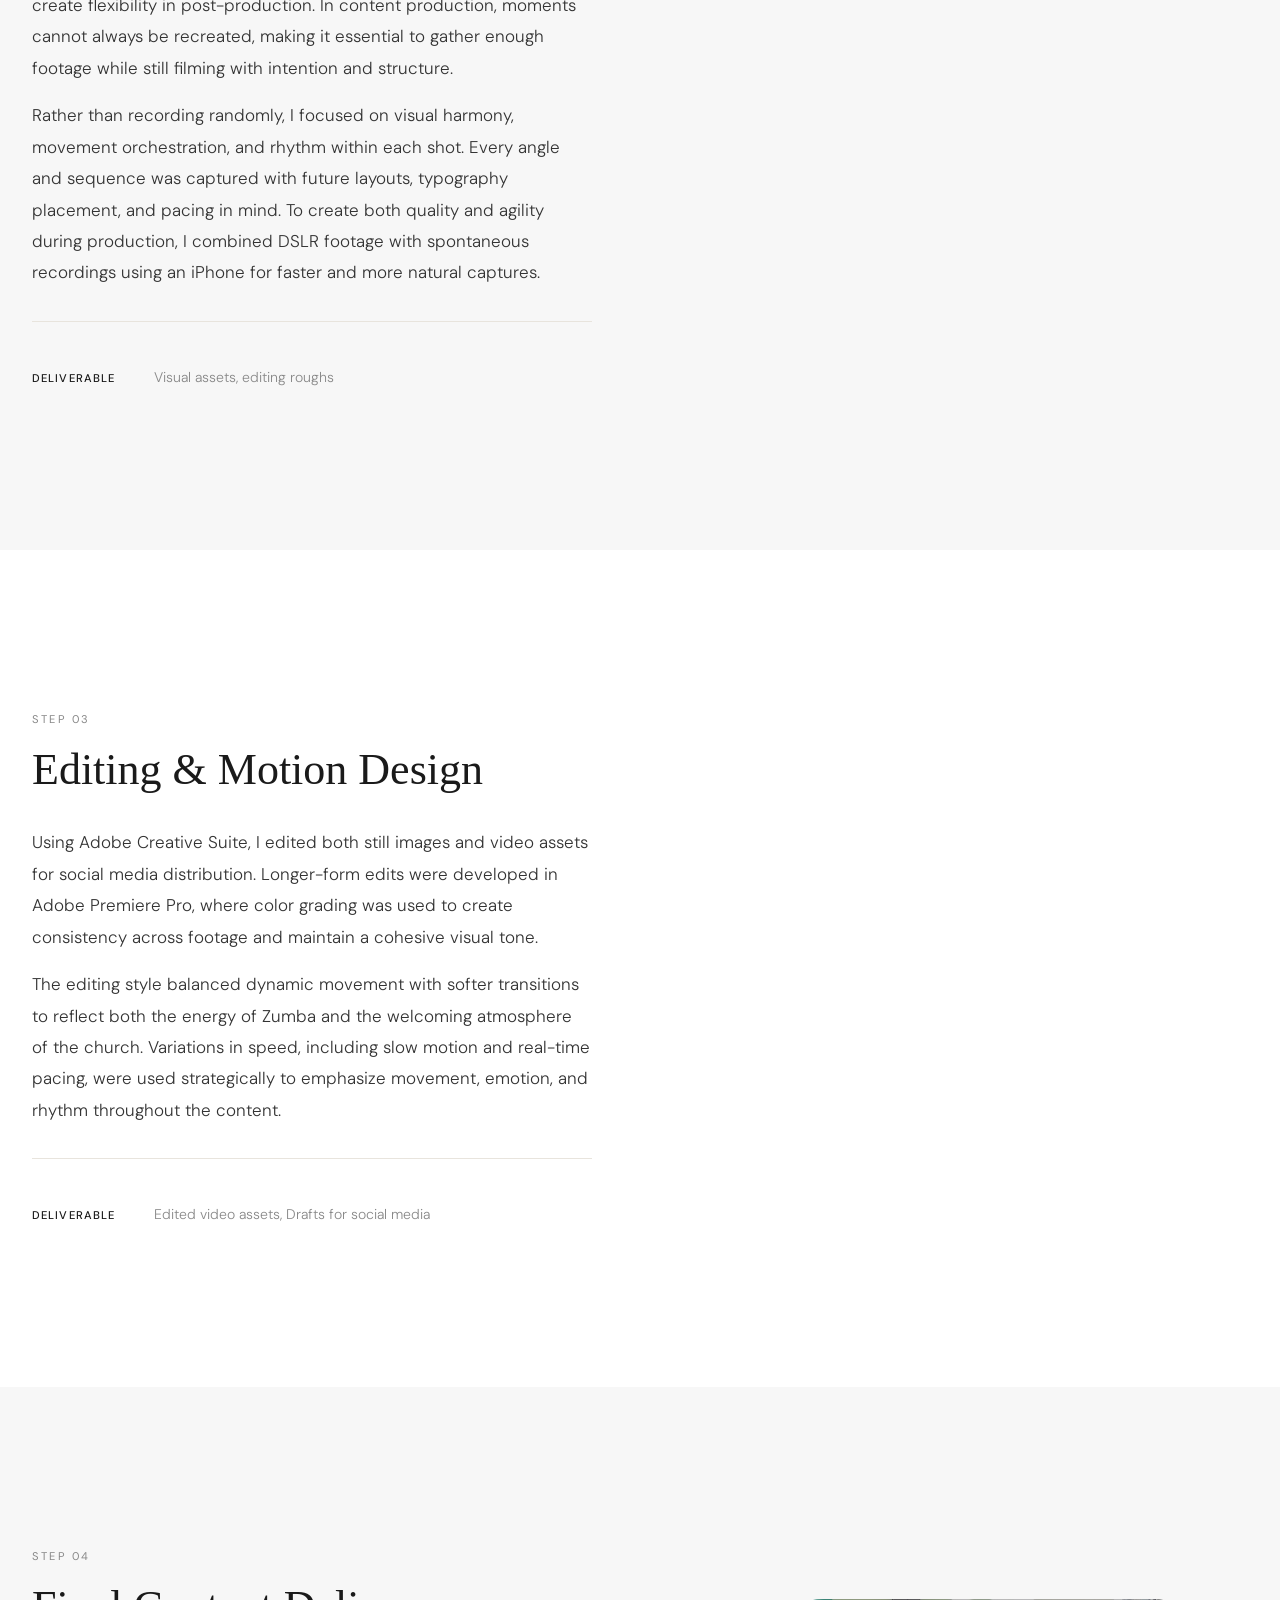
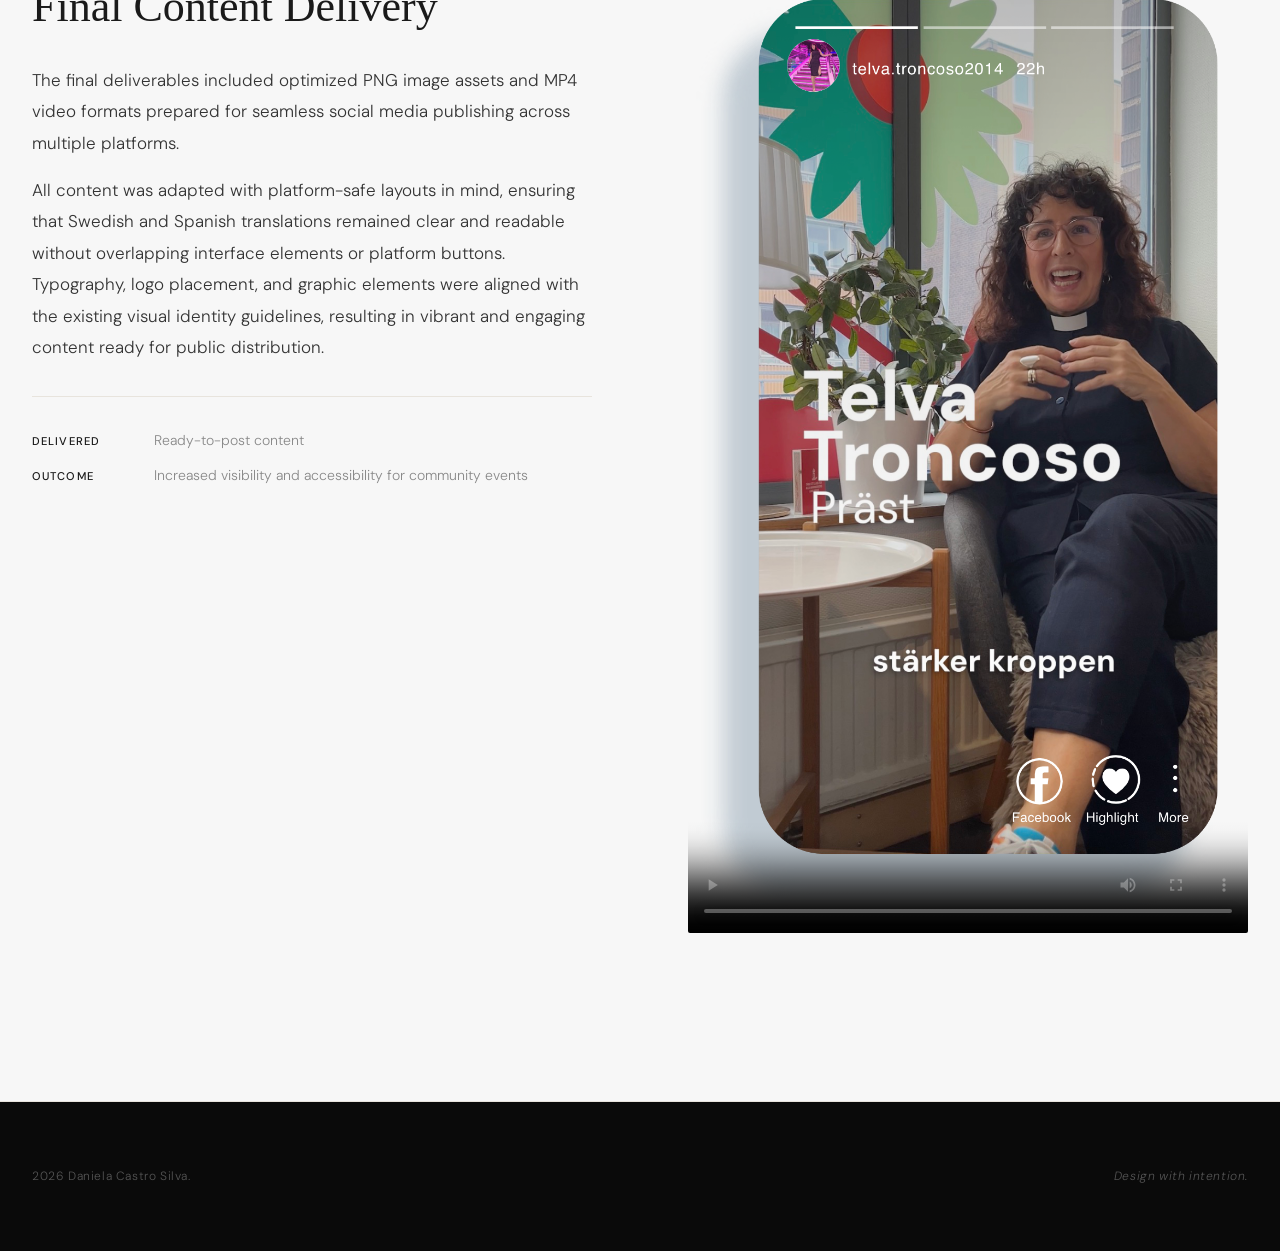
<file: project5.html>
<!DOCTYPE html>
<html lang="en">
<head>
  <meta charset="UTF-8" />
  <meta name="viewport" content="width=device-width, initial-scale=1.0" />
  <title>Behind the Scenes — Svenska kyrkan</title>
  <meta name="description" content="A deep dive into the process behind the Forma Identity System: brand research, concept development, design refinement, and final delivery." />
  <link rel="stylesheet" href="style.css" />
  <link rel="preconnect" href="https://fonts.googleapis.com" />
  <link rel="preconnect" href="https://fonts.gstatic.com" crossorigin />
  <link href="https://fonts.googleapis.com/css2?family=Cormorant+Garamond:ital,wght@0,300;0,400;0,500;1,300;1,400&family=DM+Sans:wght@300;400;500&display=swap" rel="stylesheet" />
</head>
<body class="bts-page">

  <!-- HEADER -->
  <header class="site-header bts-header" role="banner">
    <nav class="nav" aria-label="Project navigation">
      <a href="index.html" id="back-btn" class="nav-logo bts-back" aria-label="Back to portfolio">
        <span aria-hidden="true">←</span> Studio
      </a>
      <span class="bts-breadcrumb-label">Svenska kyrkan</span>
    </nav>
  </header>

  <main id="main-content" class="bts-main">

    <!-- PAGE HERO -->
    <div class="bts-hero">
      <div class="section-container">
        <span class="section-label">Project 05 — Behind the Scenes</span>
        <h1 class="bts-title"></h1>
        <p class="bts-subtitle"> Designed and edited to communicate both the joy of movement and the sense of community

        </p>
      </div>
    </div>

    <!-- STEP 1: Research -->
    <section class="bts-step" id="step-1" aria-label="Step 1: Brand Research">
      <div class="bts-step-inner">
        <div class="bts-step-text">
          <span class="bts-step-num">Step 01</span>
          <h2 class="bts-step-title">Understanding the Vision</h2>
          <p class="bts-step-body">
           The process began with meetings focused on understanding the purpose behind the Zumba classes and how they connected physical health, mental wellbeing, and community within the church’s values and activities. I worked closely with the priest leading the sessions to gain a deeper understanding of both the atmosphere and the intention behind the initiative.
 </p>
          <p class="bts-step-body">
           From the beginning, I was given strong creative freedom regarding the visual direction and storytelling. Alongside production planning and scheduling, I attended short pre- and post-session meetings to review material and align the content direction. I also researched how Zumba and fitness-focused communities present themselves on social media, analysing pacing, framing, and videography styles commonly used within the space.
           </p>
         
          <div class="bts-step-meta">
            <div class="bts-meta-item">
            </div>
            <div class="bts-meta-item">
              <span class="bts-meta-label">Deliverable</span>
              <span class="bts-meta-value">Research findings</span>
            </div>
          </div>
        </div>
        <div class="bts-step-media">
          
        </div>
      </div>
    </section>

    <!-- STEP 2: Ideation -->
    <section class="bts-step bts-step--alt" id="step-2" aria-label="Step 2: Concept Ideation">
      <div class="bts-step-inner">
        <div class="bts-step-text">
          <span class="bts-step-num">Step 02</span>
          <h2 class="bts-step-title">Filming & Visual Composition</h2>
          <p class="bts-step-body">
           The filming process focused on capturing a wide range of material to create flexibility in post-production. In content production, moments cannot always be recreated, making it essential to gather enough footage while still filming with intention and structure.
           </p>
          <p class="bts-step-body">
           Rather than recording randomly, I focused on visual harmony, movement orchestration, and rhythm within each shot. Every angle and sequence was captured with future layouts, typography placement, and pacing in mind. To create both quality and agility during production, I combined DSLR footage with spontaneous recordings using an iPhone for faster and more natural captures.
          </p>
          
          <div class="bts-step-meta">
            <div class="bts-meta-item">
            </div>
            <div class="bts-meta-item">
              <span class="bts-meta-label">Deliverable</span>
              <span class="bts-meta-value">Visual assets, editing roughs</span>
            </div>
          </div>
        </div>
        <div class="bts-step-media">
          
        </div>
      </div>
    </section>

    <!-- STEP 3: Design -->
    <section class="bts-step" id="step-3" aria-label="Step 3: Identity Design">
      <div class="bts-step-inner">
        <div class="bts-step-text">
          <span class="bts-step-num">Step 03</span>
          <h2 class="bts-step-title">Editing & Motion Design</h2>
          <p class="bts-step-body">
            Using Adobe Creative Suite, I edited both still images and video assets for social media distribution. Longer-form edits were developed in Adobe Premiere Pro, where color grading was used to create consistency across footage and maintain a cohesive visual tone.
          </p>
          <p class="bts-step-body">
           The editing style balanced dynamic movement with softer transitions to reflect both the energy of Zumba and the welcoming atmosphere of the church. Variations in speed, including slow motion and real-time pacing, were used strategically to emphasize movement, emotion, and rhythm throughout the content.
            </p>
      
          <div class="bts-step-meta">
            <div class="bts-meta-item">
            </div>
            <div class="bts-meta-item">
              <span class="bts-meta-label">Deliverable</span>
              <span class="bts-meta-value">Edited video assets, Drafts for social media</span>
            </div>
          </div>
        </div>
        <div class="bts-step-media">
        
        </div>
      </div>
    </section>

    <!-- STEP 4: Final Result -->
    <section class="bts-step bts-step--alt bts-step--final" id="step-4" aria-label="Step 4: Final Result and Delivery">
      <div class="bts-step-inner">
        <div class="bts-step-text">
          <span class="bts-step-num">Step 04</span>
          <h2 class="bts-step-title">Final Content Delivery</h2>
          <p class="bts-step-body">
           The final deliverables included optimized PNG image assets and MP4 video formats prepared for seamless social media publishing across multiple platforms.
          </p>
          <p class="bts-step-body">
       All content was adapted with platform-safe layouts in mind, ensuring that Swedish and Spanish translations remained clear and readable without overlapping interface elements or platform buttons. Typography, logo placement, and graphic elements were aligned with the existing visual identity guidelines, resulting in vibrant and engaging content ready for public distribution.
       </p>
       
          <div class="bts-step-meta">
            <div class="bts-meta-item">
              <span class="bts-meta-label">Delivered</span>
              <span class="bts-meta-value">Ready-to-post content</span>
            </div>
            <div class="bts-meta-item">
              <span class="bts-meta-label">Outcome</span>
              <span class="bts-meta-value">Increased visibility and accessibility for community events</span>
            </div>
          </div>
        </div>
        <div class="bts-step-media">
          <video controls playsinline poster="svk.png">
            <source src="svk.mp4" type="video/mp4" />
            Your browser does not support the video tag.
          </video>
        </div>
      </div>
    </section>

  </main>

  <footer class="site-footer" role="contentinfo">
    <div class="footer-inner">
      <p class="footer-copy">2026 Daniela Castro Silva. </p>
      <p class="footer-tagline">Design with intention.</p>
    </div>
  </footer>

  <script src="script.js"></script>
</body>
</html>
</file>
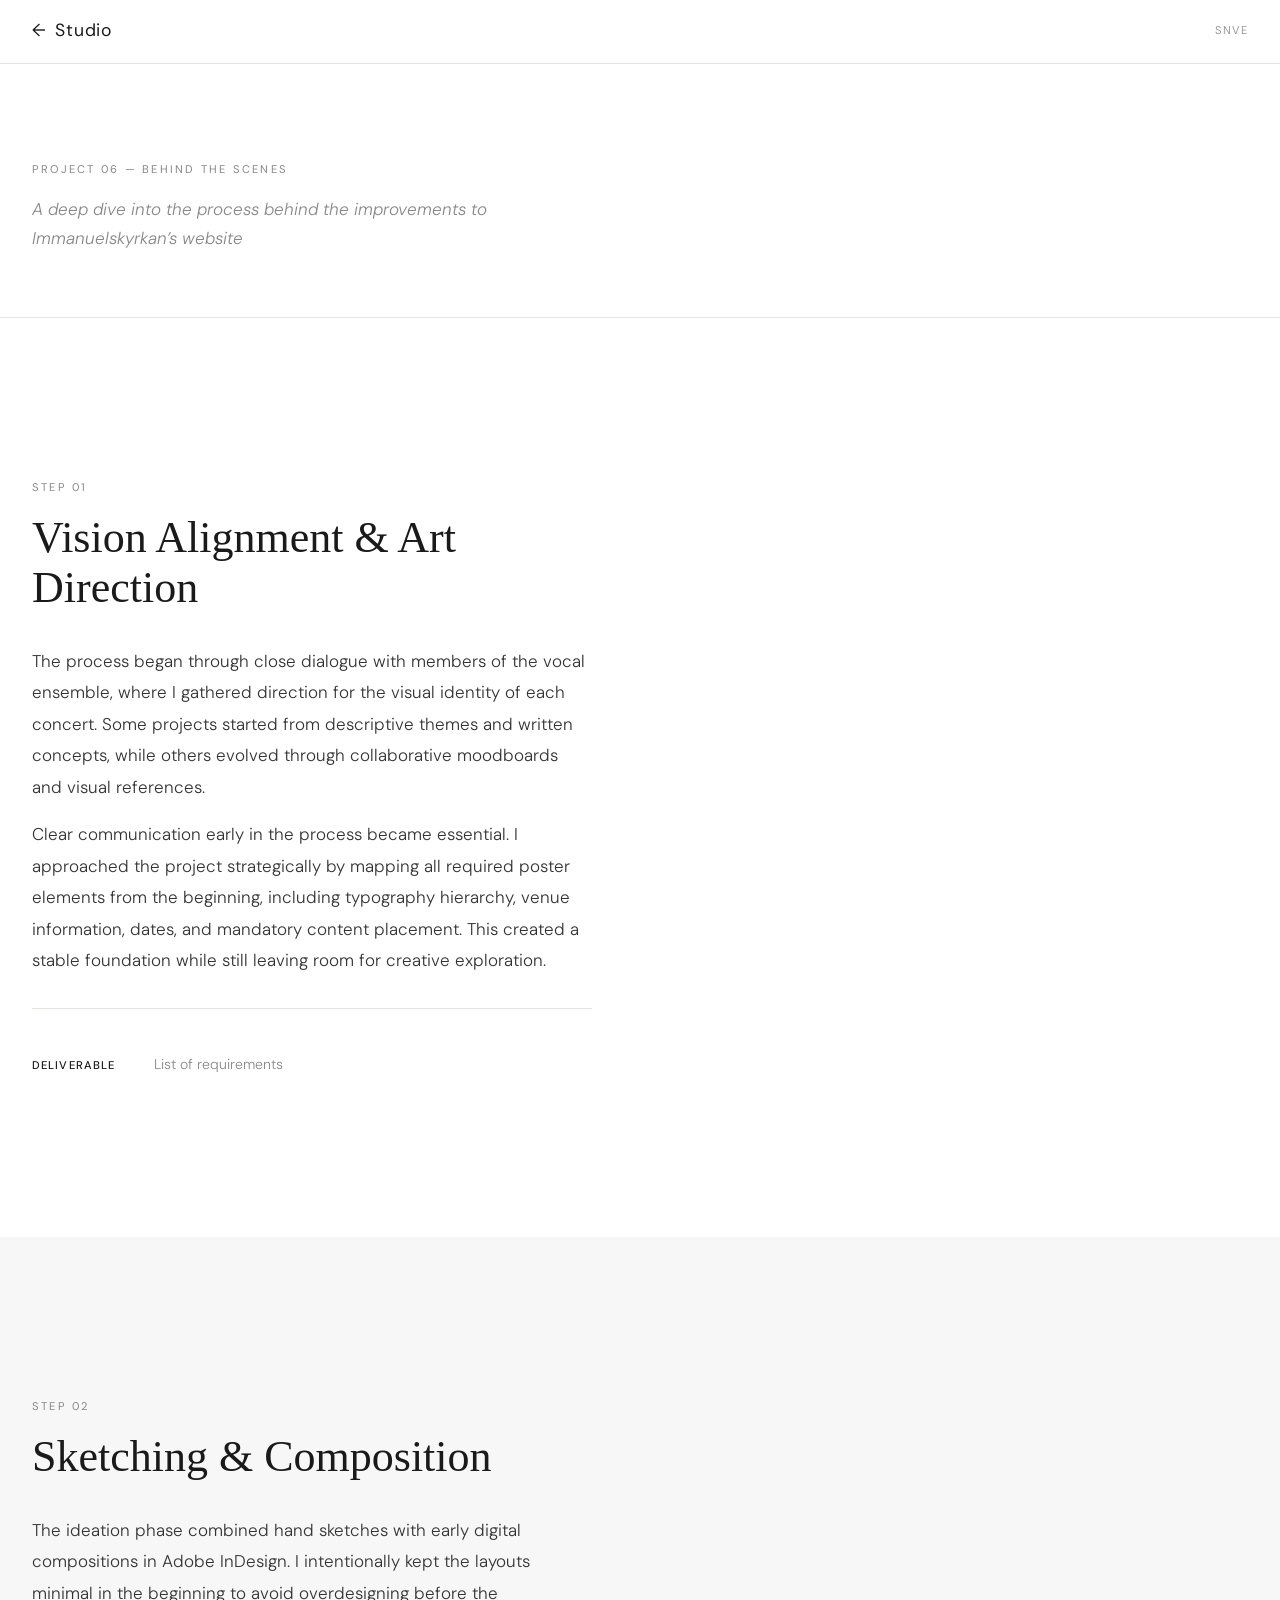
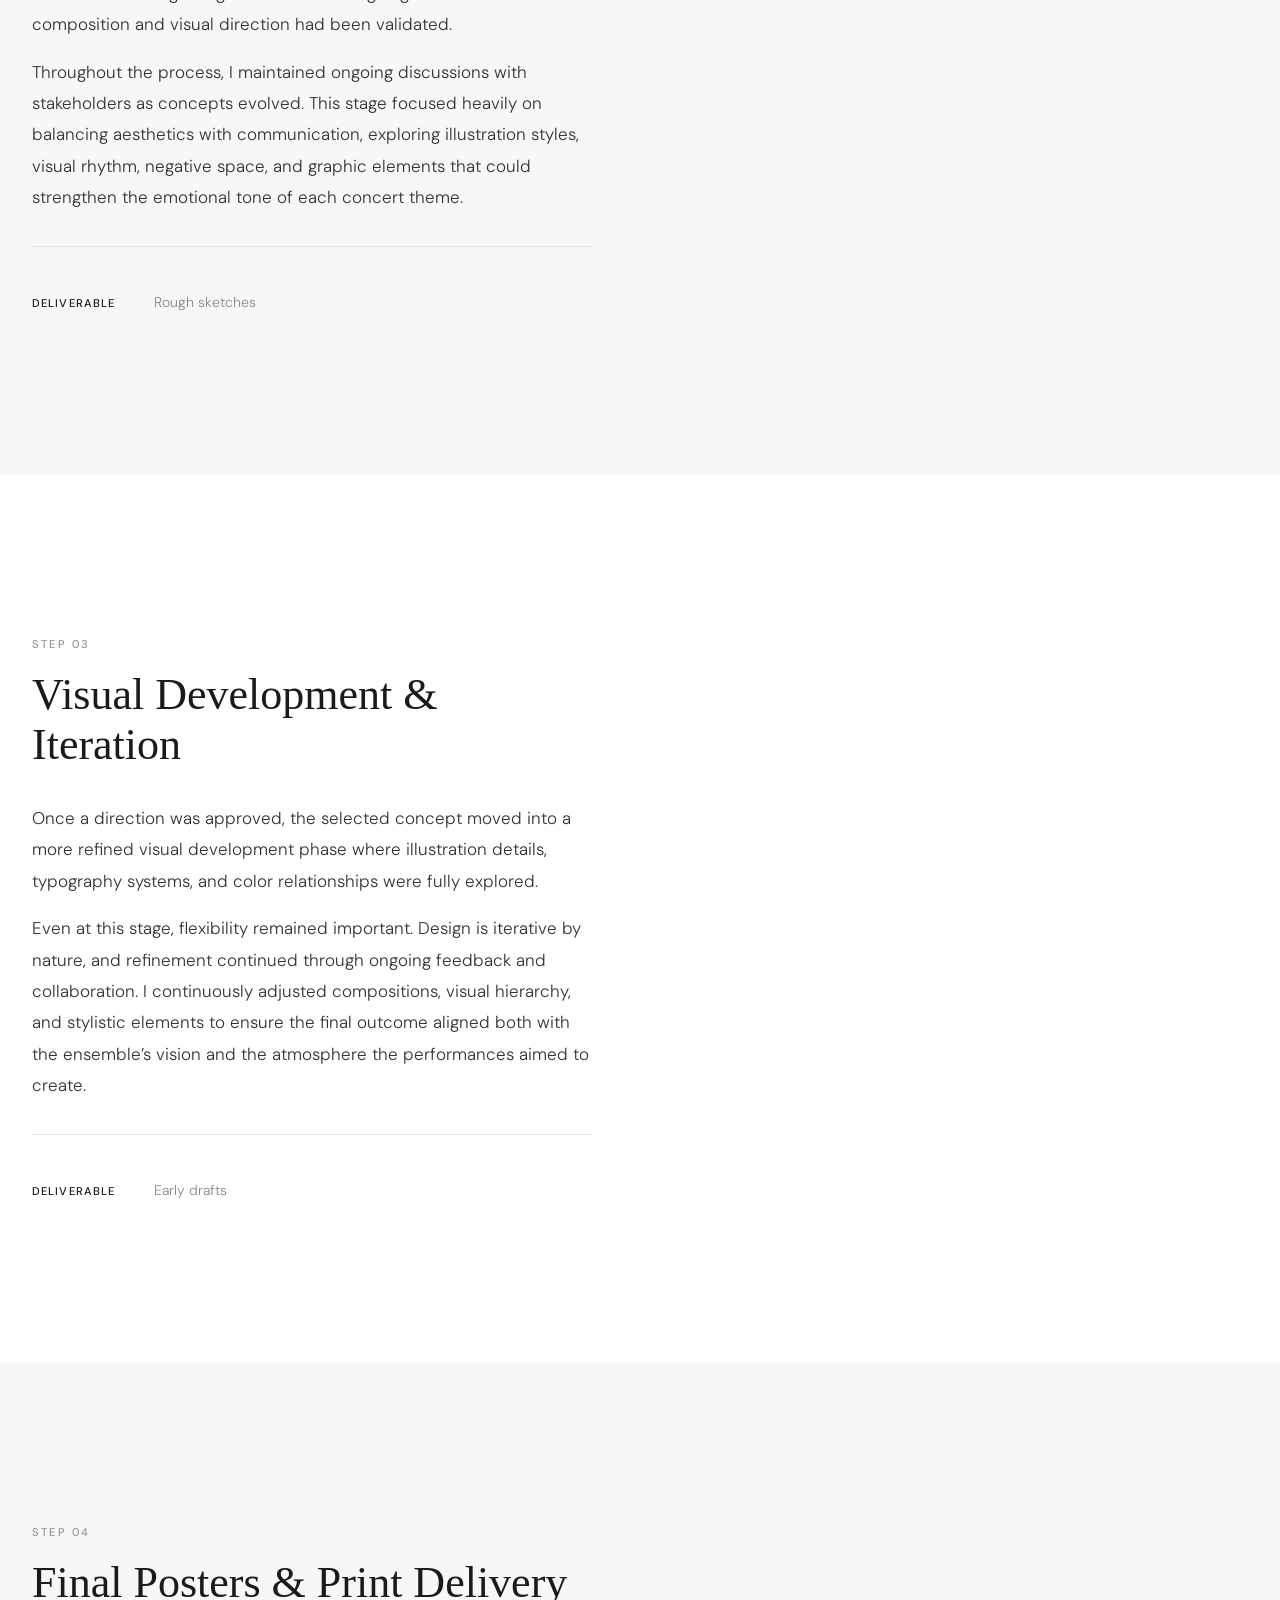
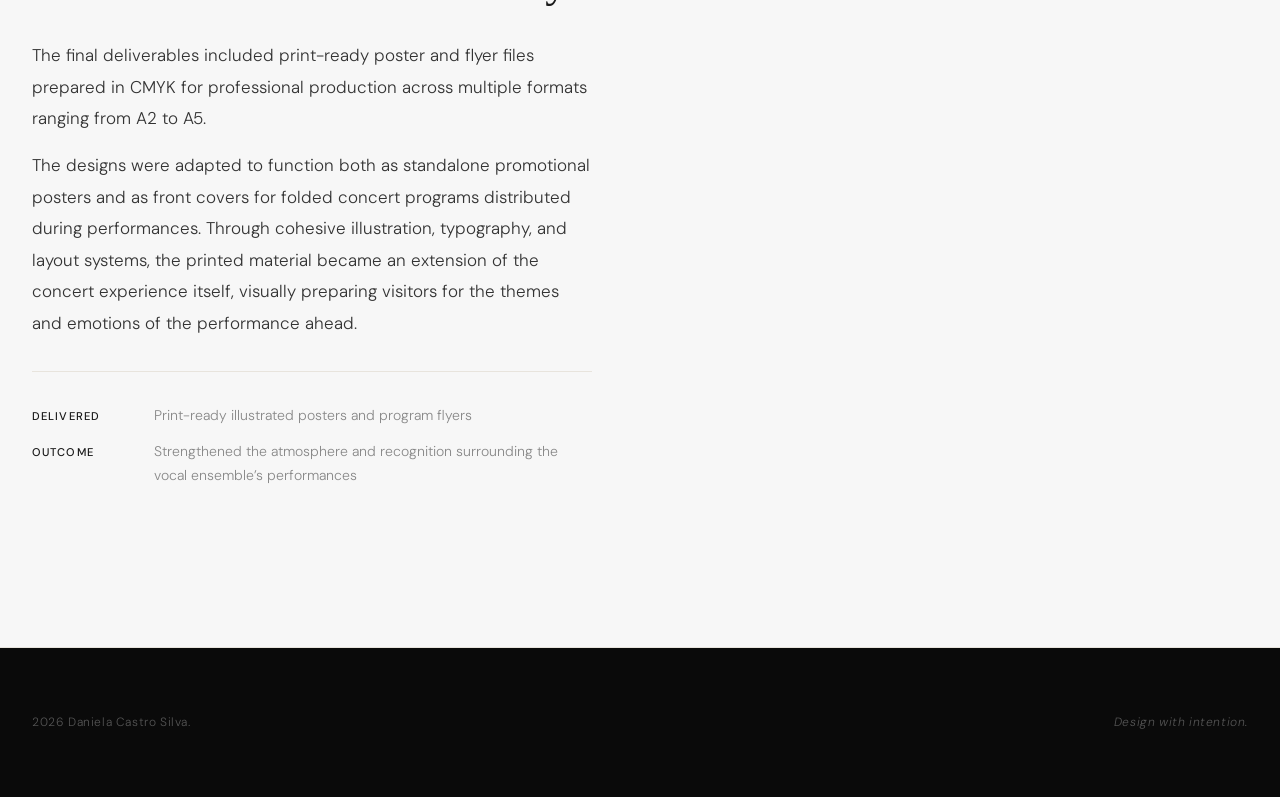
<file: project6.html>
<!DOCTYPE html>
<html lang="en">
<head>
  <meta charset="UTF-8" />
  <meta name="viewport" content="width=device-width, initial-scale=1.0" />
  <title>Behind the Scenes — SNVE</title>
  <meta name="description" content="A deep dive into the process behind the Forma Identity System: brand research, concept development, design refinement, and final delivery." />
  <link rel="stylesheet" href="style.css" />
  <link rel="preconnect" href="https://fonts.googleapis.com" />
  <link rel="preconnect" href="https://fonts.gstatic.com" crossorigin />
  <link href="https://fonts.googleapis.com/css2?family=Cormorant+Garamond:ital,wght@0,300;0,400;0,500;1,300;1,400&family=DM+Sans:wght@300;400;500&display=swap" rel="stylesheet" />
</head>
<body class="bts-page">

  <!-- HEADER -->
  <header class="site-header bts-header" role="banner">
    <nav class="nav" aria-label="Project navigation">
      <a href="index.html" id="back-btn" class="nav-logo bts-back" aria-label="Back to portfolio">
        <span aria-hidden="true">←</span> Studio
      </a>
      <span class="bts-breadcrumb-label">SNVE</span>
    </nav>
  </header>

  <main id="main-content" class="bts-main">

    <!-- PAGE HERO -->
    <div class="bts-hero">
      <div class="section-container">
        <span class="section-label">Project 06 — Behind the Scenes</span>
        <h1 class="bts-title"></h1>
        <p class="bts-subtitle"> A deep dive into the process behind the improvements to Immanuelskyrkan’s website

        </p>
      </div>
    </div>

    <!-- STEP 1: Research -->
    <section class="bts-step" id="step-1" aria-label="Step 1: Brand Research">
      <div class="bts-step-inner">
        <div class="bts-step-text">
          <span class="bts-step-num">Step 01</span>
          <h2 class="bts-step-title">Vision Alignment & Art Direction</h2>
          <p class="bts-step-body">
           The process began through close dialogue with members of the vocal ensemble, where I gathered direction for the visual identity of each concert. Some projects started from descriptive themes and written concepts, while others evolved through collaborative moodboards and visual references.
          </p>
          <p class="bts-step-body">
          Clear communication early in the process became essential. I approached the project strategically by mapping all required poster elements from the beginning, including typography hierarchy, venue information, dates, and mandatory content placement. This created a stable foundation while still leaving room for creative exploration.
        </p>
         
          <div class="bts-step-meta">
            <div class="bts-meta-item">
            </div>
            <div class="bts-meta-item">
              <span class="bts-meta-label">Deliverable</span>
              <span class="bts-meta-value">List of requirements</span>
            </div>
          </div>
        </div>
        <div class="bts-step-media">
          
        </div>
      </div>
    </section>

    <!-- STEP 2: Ideation -->
    <section class="bts-step bts-step--alt" id="step-2" aria-label="Step 2: Concept Ideation">
      <div class="bts-step-inner">
        <div class="bts-step-text">
          <span class="bts-step-num">Step 02</span>
          <h2 class="bts-step-title">Sketching & Composition</h2>
          <p class="bts-step-body">
          The ideation phase combined hand sketches with early digital compositions in Adobe InDesign. I intentionally kept the layouts minimal in the beginning to avoid overdesigning before the composition and visual direction had been validated.
        </p>
          <p class="bts-step-body">
          Throughout the process, I maintained ongoing discussions with stakeholders as concepts evolved. This stage focused heavily on balancing aesthetics with communication, exploring illustration styles, visual rhythm, negative space, and graphic elements that could strengthen the emotional tone of each concert theme.
        </p>
        
          <div class="bts-step-meta">
            <div class="bts-meta-item">
            </div>
            <div class="bts-meta-item">
              <span class="bts-meta-label">Deliverable</span>
              <span class="bts-meta-value">Rough sketches</span>
            </div>
          </div>
        </div>
        <div class="bts-step-media">
        
        </div>
      </div>
    </section>

    <!-- STEP 3: Design -->
    <section class="bts-step" id="step-3" aria-label="Step 3: Identity Design">
      <div class="bts-step-inner">
        <div class="bts-step-text">
          <span class="bts-step-num">Step 03</span>
          <h2 class="bts-step-title">Visual Development & Iteration</h2>
          <p class="bts-step-body">
           Once a direction was approved, the selected concept moved into a more refined visual development phase where illustration details, typography systems, and color relationships were fully explored.
          </p>
          <p class="bts-step-body">
          Even at this stage, flexibility remained important. Design is iterative by nature, and refinement continued through ongoing feedback and collaboration. I continuously adjusted compositions, visual hierarchy, and stylistic elements to ensure the final outcome aligned both with the ensemble’s vision and the atmosphere the performances aimed to create.
         </p>
  
          <div class="bts-step-meta">
            <div class="bts-meta-item">
            </div>
            <div class="bts-meta-item">
              <span class="bts-meta-label">Deliverable</span>
              <span class="bts-meta-value">Early drafts</span>
            </div>
          </div>
        </div>
        <div class="bts-step-media">
         
        </div>
      </div>
    </section>

    <!-- STEP 4: Final Result -->
    <section class="bts-step bts-step--alt bts-step--final" id="step-4" aria-label="Step 4: Final Result and Delivery">
      <div class="bts-step-inner">
        <div class="bts-step-text">
          <span class="bts-step-num">Step 04</span>
          <h2 class="bts-step-title">Final Posters & Print Delivery</h2>
          <p class="bts-step-body">
          The final deliverables included print-ready poster and flyer files prepared in CMYK for professional production across multiple formats ranging from A2 to A5.
        </p>
          <p class="bts-step-body">
       The designs were adapted to function both as standalone promotional posters and as front covers for folded concert programs distributed during performances. Through cohesive illustration, typography, and layout systems, the printed material became an extension of the concert experience itself, visually preparing visitors for the themes and emotions of the performance ahead.
       </p>
      
          <div class="bts-step-meta">
            <div class="bts-meta-item">
              <span class="bts-meta-label">Delivered</span>
              <span class="bts-meta-value">Print-ready illustrated posters and program flyers</span>
            </div>
            <div class="bts-meta-item">
              <span class="bts-meta-label">Outcome</span>
              <span class="bts-meta-value">Strengthened the atmosphere and recognition surrounding the vocal ensemble’s performances</span>
            </div>
          </div>
        </div>
        <div class="bts-step-media">
         
        </div>
      </div>
    </section>

  </main>

  <footer class="site-footer" role="contentinfo">
    <div class="footer-inner">
      <p class="footer-copy">2026 Daniela Castro Silva. </p>
      <p class="footer-tagline">Design with intention.</p>
    </div>
  </footer>

  <script src="script.js"></script>
</body>
</html>
</file>
<file: style.css>
/* =====================================================
   STUDIO PORTFOLIO — STYLE.CSS
   Scandinavian minimalist aesthetic
   Color palette: Black, White, Shades of Gray only
   ===================================================== */

/* ===================== CSS VARIABLES ===================== */
:root {
  /* Colors */
  --color-black:      #0a0a0a;
  --color-dark:       #1a1a1a;
  --color-mid-dark:   #333333;
  --color-gray:       #888888;
  --color-mid-light:  #c8c3bb;
  --color-light:      #e8e4dd;
  --color-off-white:  #f5f4f0;
  --color-white:      #ffffff;
  --color-alt-bg:     #f7f7f7;

  /* Typography */
  --font-display: 'Lora', Georgia, serif;
  --font-body:    'DM Sans', Helvetica, Arial, sans-serif;

  /* Spacing */
  --space-xs:   0.5rem;
  --space-sm:   1rem;
  --space-md:   2rem;
  --space-lg:   4rem;
  --space-xl:   6rem;
  --space-xxl:  10rem;

  /* Layout */
  --max-width:  1280px;
  --nav-height: 64px;

  /* Transitions */
  --transition-fast:   0.15s ease;
  --transition-base:   0.3s ease;
  --transition-slow:   0.6s cubic-bezier(0.16, 1, 0.3, 1);
}

/* ===================== RESET & BASE ===================== */
*,
*::before,
*::after {
  box-sizing: border-box;
  margin: 0;
  padding: 0;
}

html {
  scroll-behavior: smooth;
  font-size: 16px;
  -webkit-text-size-adjust: 100%;
}

/* Respect reduced motion preference */
@media (prefers-reduced-motion: reduce) {
  html { scroll-behavior: auto; }
  *,
  *::before,
  *::after {
    animation-duration: 0.01ms !important;
    animation-iteration-count: 1 !important;
    transition-duration: 0.01ms !important;
  }
}

body {
  font-family: var(--font-body);
  font-weight: 300;
  color: var(--color-dark);
  background-color: var(--color-white);
  line-height: 1.7;
  overflow-x: hidden;
  -webkit-font-smoothing: antialiased;
  -moz-osx-font-smoothing: grayscale;
}

img,
svg {
  display: block;
  max-width: 100%;
}

a {
  color: inherit;
  text-decoration: none;
}

ul {
  list-style: none;
}

/* ===================== FOCUS STATES (Accessibility) ===================== */
/* Visible focus for keyboard navigation */
:focus-visible {
  outline: 2px solid var(--color-dark);
  outline-offset: 3px;
}

/* ===================== HEADER WITH IMAGE ===================== */
.site-header {
  position: fixed;
  top: 0;
  left: 0;
  right: 0;
  z-index: 100;
  height: var(--nav-height);
}

.header-image-wrapper {
  position: absolute;
  top: 0;
  left: 0;
  width: 100%;
  height: 100%;
  overflow: hidden;
}

.header-image {
  width: 100%;
  height: 100%;
  object-fit: cover;
  object-position: center;
}

.header-overlay {
  position: absolute;
  top: 0;
  left: 0;
  width: 100%;
  height: 100%;
  background: rgba(255, 255, 255, 0.15);
  backdrop-filter: blur(2px);
  -webkit-backdrop-filter: blur(2px);
}

/* Header gets border when scrolled */
.site-header.scrolled .nav {
  border-bottom-color: var(--color-light);
}

.nav {
  position: relative;
  z-index: 10;
  display: flex;
  align-items: center;
  justify-content: space-between;
  max-width: var(--max-width);
  margin: 0 auto;
  padding: 0 var(--space-md);
  height: 100%;
  background: rgba(255, 255, 255, 0.85);
  backdrop-filter: blur(12px);
  -webkit-backdrop-filter: blur(12px);
  border-bottom: 1px solid transparent;
  transition: border-color var(--transition-base), background var(--transition-base);
}

.nav-logo {
  font-family: var(--font-display);
  font-size: 1.25rem;
  font-weight: 400;
  letter-spacing: 0.05em;
  color: var(--color-dark);
  
  background: none;      /* ❌ tar bort vit ruta */
  padding: 0;            /* ❌ tar bort spacing runt text */
  border-radius: 0;      /* ❌ tar bort rundade hörn */

  text-decoration: none; /* bra om det är en <a> */
}

.nav-links {
  display: flex;
  align-items: center;
  gap: var(--space-lg);
}

.nav-link {
  font-family: var(--font-body);
  font-size: 0.75rem;
  font-weight: 400;
  letter-spacing: 0.10em;
  text-transform: uppercase;
  color: var(--color-dark);
  position: relative;
  transition: color var(--transition-fast);
}

/* Underline animation on nav links */
.nav-link::after {
  content: '';
  position: absolute;
  bottom: -2px;
  left: 0;
  right: 100%;
  height: 1px;
  background: var(--color-dark);
  transition: right var(--transition-base);
}

.nav-link:hover::after {
  right: 0;
}

/* ===================== BREADCRUMB ===================== */
.breadcrumb {
  position: fixed;
  top: calc(var(--nav-height) + 1rem);
  left: 50%;
  transform: translateX(-50%);
  z-index: 90;
  /* Hidden until user has scrolled past hero */
  opacity: 0;
  pointer-events: none;
  transition: opacity var(--transition-slow);
}

.breadcrumb.visible {
  opacity: 1;
  pointer-events: auto;
}

.back-to-top {
  display: none;
  position: fixed;
  bottom: 1.25rem;
  right: 1.25rem;
  z-index: 95;
  width: 3rem;
  height: 3rem;
  border-radius: 50%;
  border: 1px solid rgba(255, 255, 255, 0.18);
  background: rgba(10, 10, 10, 0.92);
  color: var(--color-white);
  font-size: 1.25rem;
  place-items: center;
  opacity: 0;
  pointer-events: none;
  transition: opacity var(--transition-fast), transform var(--transition-fast);
  transform: translateY(10px);
}

.back-to-top.visible {
  opacity: 1;
  pointer-events: auto;
  transform: translateY(0);
}

@media (max-width: 1024px) {
  .breadcrumb {
    display: none;
  }

  .back-to-top {
    display: grid;
  }
}

@media (min-width: 1025px) {
  .back-to-top {
    display: none;
  }
}

.breadcrumb-list {
  display: flex;
  align-items: center;
  gap: 0;
  background: rgba(10, 10, 10, 0.88);
  backdrop-filter: blur(12px);
  -webkit-backdrop-filter: blur(12px);
  border-radius: 100px;
  padding: 0.5rem 1.25rem;
}

.breadcrumb-item {
  display: flex;
  align-items: center;
}

/* Separator between items */
.breadcrumb-item + .breadcrumb-item::before {
  content: '·';
  color: #555;
  margin: 0 0.6rem;
  font-size: 0.65rem;
}

.breadcrumb-link {
  font-size: 0.7rem;
  font-weight: 400;
  letter-spacing: 0.08em;
  color: #aaa;
  text-transform: uppercase;
  transition: color var(--transition-fast);
  white-space: nowrap;
}

.breadcrumb-link:hover {
  color: var(--color-white);
}

.breadcrumb-item.active .breadcrumb-link {
  color: var(--color-white);
}

/* ===================== HERO ===================== */
.hero {
  position: relative;
  width: 100%;
  background: var(--color-black);
  overflow: hidden;
}

.hero-image-wrapper {
  width: 100%;
  line-height: 0;
}

.hero-svg {
  width: 100%;
  height: auto;
  max-height: 95vh;
  object-fit: cover;
}

/* Scroll indicator */
.hero-scroll {
  position: absolute;
  bottom: 2rem;
  right: 2.5rem;
  display: flex;
  flex-direction: column;
  align-items: center;
  gap: 0.5rem;
}

.hero-scroll-line {
  display: block;
  width: 1px;
  height: 48px;
  background: linear-gradient(to bottom, transparent, #555);
  animation: scrollPulse 2s ease-in-out infinite;
}

@keyframes scrollPulse {
  0%, 100% { opacity: 0.3; }
  50%       { opacity: 1; }
}

.hero-scroll-text {
  font-size: 0.6rem;
  letter-spacing: 0.2em;
  text-transform: uppercase;
  color: #555;
  writing-mode: vertical-rl;
}

/* ===================== PROJECTS WRAPPER ===================== */
.projects-wrapper {
  padding: 0;
}

/* ===================== INDIVIDUAL PROJECT ===================== */
.project {
  padding: var(--space-xxl) var(--space-md);
  background: var(--color-white);
}

/* Alternating background for even projects */
.project--alt-bg {
  background: var(--color-alt-bg);
}

/* Project intro (number, title, description) */
.project-intro {
  max-width: var(--max-width);
  margin: 0 auto var(--space-lg);
}

.project-number {
  display: block;
  font-family: var(--font-body);
  font-size: 0.7rem;
  font-weight: 400;
  letter-spacing: 0.2em;
  color: var(--color-gray);
  margin-bottom: var(--space-sm);
}

.project-title {
  font-family: var(--font-display);
  font-size: 1.55rem;
  font-weight: 400;
  line-height: 1.1;
  color: var(--color-dark);
  margin-bottom: var(--space-sm);
}

.project-description {
  font-family: var(--font-body);
  font-size: clamp(1rem, 2vw, 1.25rem);
  font-weight: 300;
  font-style: italic;
  color: var(--color-gray);
  max-width: 50ch;
  line-height: 1.6;
}

/* ===================== PROJECT SPLIT LAYOUT ===================== */
.project-split {
  display: grid;
  max-width: var(--max-width);
  margin: 0 auto;
  gap: var(--space-lg);
  grid-template-columns: 1fr 1fr;
  align-items: start;
}

/* Image Left, Text Right */
.project-split--img-left {
  grid-template-columns: 1fr 1fr;
  grid-template-areas: "img1 text" "img2 text";
}

.project-split--img-left .project-media:first-of-type {
  grid-area: img1;
}

.project-split--img-left .project-media:nth-of-type(2) {
  grid-area: img2;
}

.project-split--img-left .project-text {
  grid-area: text;
  align-self: start;
}

/* Text Left, Image Right */
.project-split--text-left {
  grid-template-columns: 1fr 1fr;
  grid-template-areas: "text img1" "text img2";
}

.project-split--text-left .project-text {
  grid-area: text;
  align-self: start;
}

.project-split--text-left .project-media:first-of-type {
  grid-area: img1;
}

.project-split--text-left .project-media:nth-of-type(2) {
  grid-area: img2;
}

/* Project media (SVG images and video) */
.project-media svg,
.project-media video {
  width: 100%;
  height: auto;
  display: block;
  border-radius: 2px;
}

/* Specific styling for the svk preview video */
video[src="svk.mp4"],
.project-media > video[src="svk.mp4"] {
  border-radius: 30px;
  display: block;
}

/* Project text content */
.project-text {
  display: flex;
  flex-direction: column;
  justify-content: center;
  padding: var(--space-md) 0;
}

.project-text-heading {
  font-family: var(--font-body);
  font-size: 0.7rem;
  font-weight: 400;
  letter-spacing: 0.2em;
  text-transform: uppercase;
  color: var(--color-gray);
  margin-bottom: var(--space-md);
}

.project-text-body {
  font-family: var(--font-body);
  font-size: 1.0625rem;
  font-weight: 300;
  line-height: 1.8;
  color: var(--color-mid-dark);
  margin-bottom: var(--space-sm);
}

.project-text-body:last-of-type {
  margin-bottom: var(--space-md);
}

/* Project detail list */
.project-details-list {
  list-style: none;
  border-top: 1px solid var(--color-light);
  padding-top: var(--space-md);
  margin-bottom: var(--space-md);
}

.project-details-list li {
  font-size: 0.8125rem;
  color: var(--color-gray);
  padding: 0.4rem 0;
  border-bottom: 1px solid var(--color-light);
  display: flex;
  gap: var(--space-md);
}

.detail-label {
  font-weight: 500;
  color: var(--color-dark);
  min-width: 80px;
  font-size: 0.75rem;
  letter-spacing: 0.04em;
}

/* Behind the Scenes button */
.btn-bts {
  display: inline-flex;
  align-items: center;
  gap: 0.5rem;
  font-family: var(--font-body);
  font-size: 0.75rem;
  font-weight: 400;
  letter-spacing: 0.12em;
  text-transform: uppercase;
  color: var(--color-dark);
  border-bottom: 1px solid var(--color-dark);
  padding-bottom: 2px;
  margin-top: var(--space-sm);
  transition: opacity var(--transition-base), gap var(--transition-base);
  align-self: flex-start;
}

.btn-bts:hover {
  opacity: 0.5;
  gap: 0.75rem;
}

/* ===================== PROCESS SECTION ===================== */
.process-section {
  padding: var(--space-xxl) var(--space-md);
  background: var(--color-dark);
  color: var(--color-white);
}

.section-container {
  max-width: var(--max-width);
  margin: 0 auto;
}

.section-header {
  margin-bottom: var(--space-xl);
}

.section-label {
  display: block;
  font-size: 0.7rem;
  font-weight: 400;
  letter-spacing: 0.2em;
  text-transform: uppercase;
  color: var(--color-gray);
  margin-bottom: var(--space-sm);
}

.section-title {
  font-family: var(--font-display);
  font-size: 1.25rem;
  font-weight: 400;
  line-height: 1.05;
}

/* Process grid: 4 columns on desktop */
.process-grid {
  display: grid;
  grid-template-columns: repeat(4, 1fr);
  gap: var(--space-md);
}

.process-step {
  border-top: 1px solid #333;
  padding-top: var(--space-md);
}

.process-num {
  display: block;
  font-size: 0.7rem;
  letter-spacing: 0.2em;
  color: #555;
  margin-bottom: var(--space-md);
}

.process-step-title {
  font-family: var(--font-display);
  font-size: 1.375rem;
  font-weight: 300;
  color: var(--color-white);
  margin-bottom: 0.75rem;
  letter-spacing: -0.01em;
}

.process-step-body {
  font-size: 0.875rem;
  font-weight: 300;
  line-height: 1.8;
  color: #888;
}

/* ===================== ABOUT SECTION ===================== */
.about-section {
  padding: var(--space-xxl) var(--space-md);
  background: var(--color-white);
}

.about-grid {
  display: grid;
  grid-template-columns: 1fr 1fr;
  gap: var(--space-xl);
  align-items: start;
}

.about-text {
  padding-top: var(--space-md);
}

.about-body {
  font-family: var(--font-body);
  font-size: 1.0625rem;
  font-weight: 300;
  line-height: 1.9;
  color: var(--color-mid-dark);
  margin-bottom: 1.25rem;
}

.about-contact {
  margin-top: var(--space-lg);
  border-top: 1px solid var(--color-light);
  padding-top: var(--space-md);
}

.contact-link {
  font-family: var(--font-body);
  font-size: 1.25rem;
  font-weight: 300;
  font-style: italic;
  color: var(--color-dark);
  border-bottom: 1px solid var(--color-light);
  padding-bottom: 2px;
  transition: border-color var(--transition-fast);
}

.contact-link:hover {
  border-color: var(--color-dark);
}

.about-portrait svg {
  width: 100%;
  height: auto;
  border-radius: 2px;
}

/* ===================== FOOTER ===================== */
.site-footer {
  background: var(--color-black);
  padding: var(--space-lg) var(--space-md);
}

.footer-inner {
  max-width: var(--max-width);
  margin: 0 auto;
  display: flex;
  justify-content: space-between;
  align-items: center;
}

.footer-copy,
.footer-tagline {
  font-size: 0.75rem;
  color: #555;
  letter-spacing: 0.05em;
}

.footer-tagline {
  font-family: var(--font-body);
  font-style: italic;
}

/* ===================== SCROLL ANIMATIONS ===================== */
/* Elements start hidden and animate in on scroll */
.fade-in {
  opacity: 0;
  transform: translateY(24px);
  transition: opacity var(--transition-slow), transform var(--transition-slow);
}

.fade-in.visible {
  opacity: 1;
  transform: translateY(0);
}

/* Stagger delays for child elements */
.fade-in:nth-child(2) { transition-delay: 0.1s; }
.fade-in:nth-child(3) { transition-delay: 0.2s; }
.fade-in:nth-child(4) { transition-delay: 0.3s; }

/* ===================== BEHIND THE SCENES PAGE ===================== */
.bts-page {
  background: var(--color-white);
}

.bts-header {
  /* reuse site-header styles; just ensure it appears scrolled */
  border-bottom: 1px solid var(--color-light);
}

.bts-back {
  display: inline-flex;
  align-items: center;
  gap: 0.5rem;
  font-family: var(--font-body);
  font-size: 1.1rem;
  font-style: normal;
  letter-spacing: 0.05em;
}

.bts-breadcrumb-label {
  font-size: 0.7rem;
  letter-spacing: 0.12em;
  text-transform: uppercase;
  color: var(--color-gray);
}

.bts-main {
  padding-top: var(--nav-height);
}

/* BTS Hero */
.bts-hero {
  padding: var(--space-xl) var(--space-md) var(--space-lg);
  border-bottom: 1px solid var(--color-light);
}

.bts-title {
  font-family: var(--font-display);
  font-size: 1.55rem;
  font-weight: 400;
  line-height: 1.05;
  margin-bottom: var(--space-sm);
}

.bts-subtitle {
  font-family: var(--font-body);
  font-size: 1.0625rem;
  font-style: italic;
  color: var(--color-gray);
  max-width: 50ch;
}

/* BTS Steps */
.bts-step {
  padding: var(--space-xxl) var(--space-md);
}

.bts-step--alt {
  background: var(--color-alt-bg);
}

.bts-step--final {
  border-bottom: 1px solid var(--color-light);
}

.bts-step-inner {
  max-width: var(--max-width);
  margin: 0 auto;
  display: grid;
  grid-template-columns: 1fr 1fr;
  gap: var(--space-xl);
  align-items: start;
}

.bts-step-num {
  display: block;
  font-size: 0.7rem;
  font-weight: 400;
  letter-spacing: 0.2em;
  text-transform: uppercase;
  color: var(--color-gray);
  margin-bottom: var(--space-sm);
}

.bts-step-title {
  font-family: var(--font-display);
  font-size: clamp(1.75rem, 4vw, 2.75rem);
  font-weight: 300;
  line-height: 1.15;
  margin-bottom: var(--space-md);
}

.bts-step-body {
  font-family: var(--font-body);
  font-size: 1.0625rem;
  font-weight: 300;
  line-height: 1.85;
  color: var(--color-mid-dark);
  margin-bottom: 1rem;
}

.bts-step-meta {
  display: flex;
  flex-direction: column;
  gap: 0.75rem;
  margin-top: var(--space-md);
  padding-top: var(--space-md);
  border-top: 1px solid var(--color-light);
}

.bts-meta-item {
  display: flex;
  gap: var(--space-md);
  align-items: baseline;
}

.bts-meta-label {
  font-size: 0.7rem;
  font-weight: 500;
  letter-spacing: 0.1em;
  text-transform: uppercase;
  color: var(--color-dark);
  min-width: 90px;
}

.bts-meta-value {
  font-size: 0.875rem;
  color: var(--color-gray);
}

.bts-step-media svg,
.bts-step-media video {
  width: 100%;
  height: auto;
  border-radius: 2px;
}

/* ===================== RESPONSIVE — TABLET ===================== */
@media (max-width: 900px) {
  :root {
    --space-xl:  4rem;
    --space-xxl: 6rem;
  }

  /* Process: 2 columns on tablet */
  .process-grid {
    grid-template-columns: repeat(2, 1fr);
    gap: var(--space-md);
  }

  /* About: stack */
  .about-grid {
    grid-template-columns: 1fr;
    gap: var(--space-lg);
  }

  /* BTS steps: stack */
  .bts-step-inner {
    grid-template-columns: 1fr;
    gap: var(--space-md);
  }

}

/* ===================== RESPONSIVE — MOBILE ===================== */
@media (max-width: 640px) {
  :root {
    --space-lg:  2rem;
    --space-xl:  3rem;
    --space-xxl: 4rem;
  }

  /* Nav: tighten spacing */
  .nav {
    padding: 0 var(--space-sm);
  }

  .nav-links {
    gap: var(--space-md);
    margin-left: auto;
  }

  .nav-logo {
    display: none;
  }

  /* Hero scroll indicator: hide on mobile (not needed) */
  .hero-scroll {
    display: none;
  }

  /* Projects: on mobile, IMAGE always first, text below */
  .project-split {
    display: flex;
    flex-direction: column;
    gap: var(--space-md);
  }

  /* Both layouts: media first, text second */
  .project-split--img-left .project-media,
  .project-split--text-left .project-media {
    order: 0;
  }

  .project-split--img-left .project-text,
  .project-split--text-left .project-text {
    order: 1;
  }

  /* Project 5 responsive media order */
  #project-5 .project-media.project-media--main {
    order: 0;
  }

  #project-5 .project-text {
    order: 1;
  }

  #project-5 .project-media.project-media--insta {
    order: 2;
  }

  #project-5 .project-media.project-media--video {
    order: 3;
  }

  #project-5 .project-media.project-media--stack {
    order: 4;
  }

  /* Process: 1 column */
  .process-grid {
    grid-template-columns: 1fr;
  }

  /* About */
  .about-grid {
    grid-template-columns: 1fr;
  }

  /* Footer */
  .footer-inner {
    flex-direction: column;
    gap: var(--space-sm);
    text-align: center;
  }

  /* Breadcrumb: smaller on mobile */
  .breadcrumb-list {
    padding: 0.4rem 0.9rem;
    max-width: calc(100vw - 2rem);
    flex-wrap: wrap;
    justify-content: center;
  }

  /* BTS page */
  .bts-step-inner {
    grid-template-columns: 1fr;
    gap: var(--space-md);
  }
}
</file>
